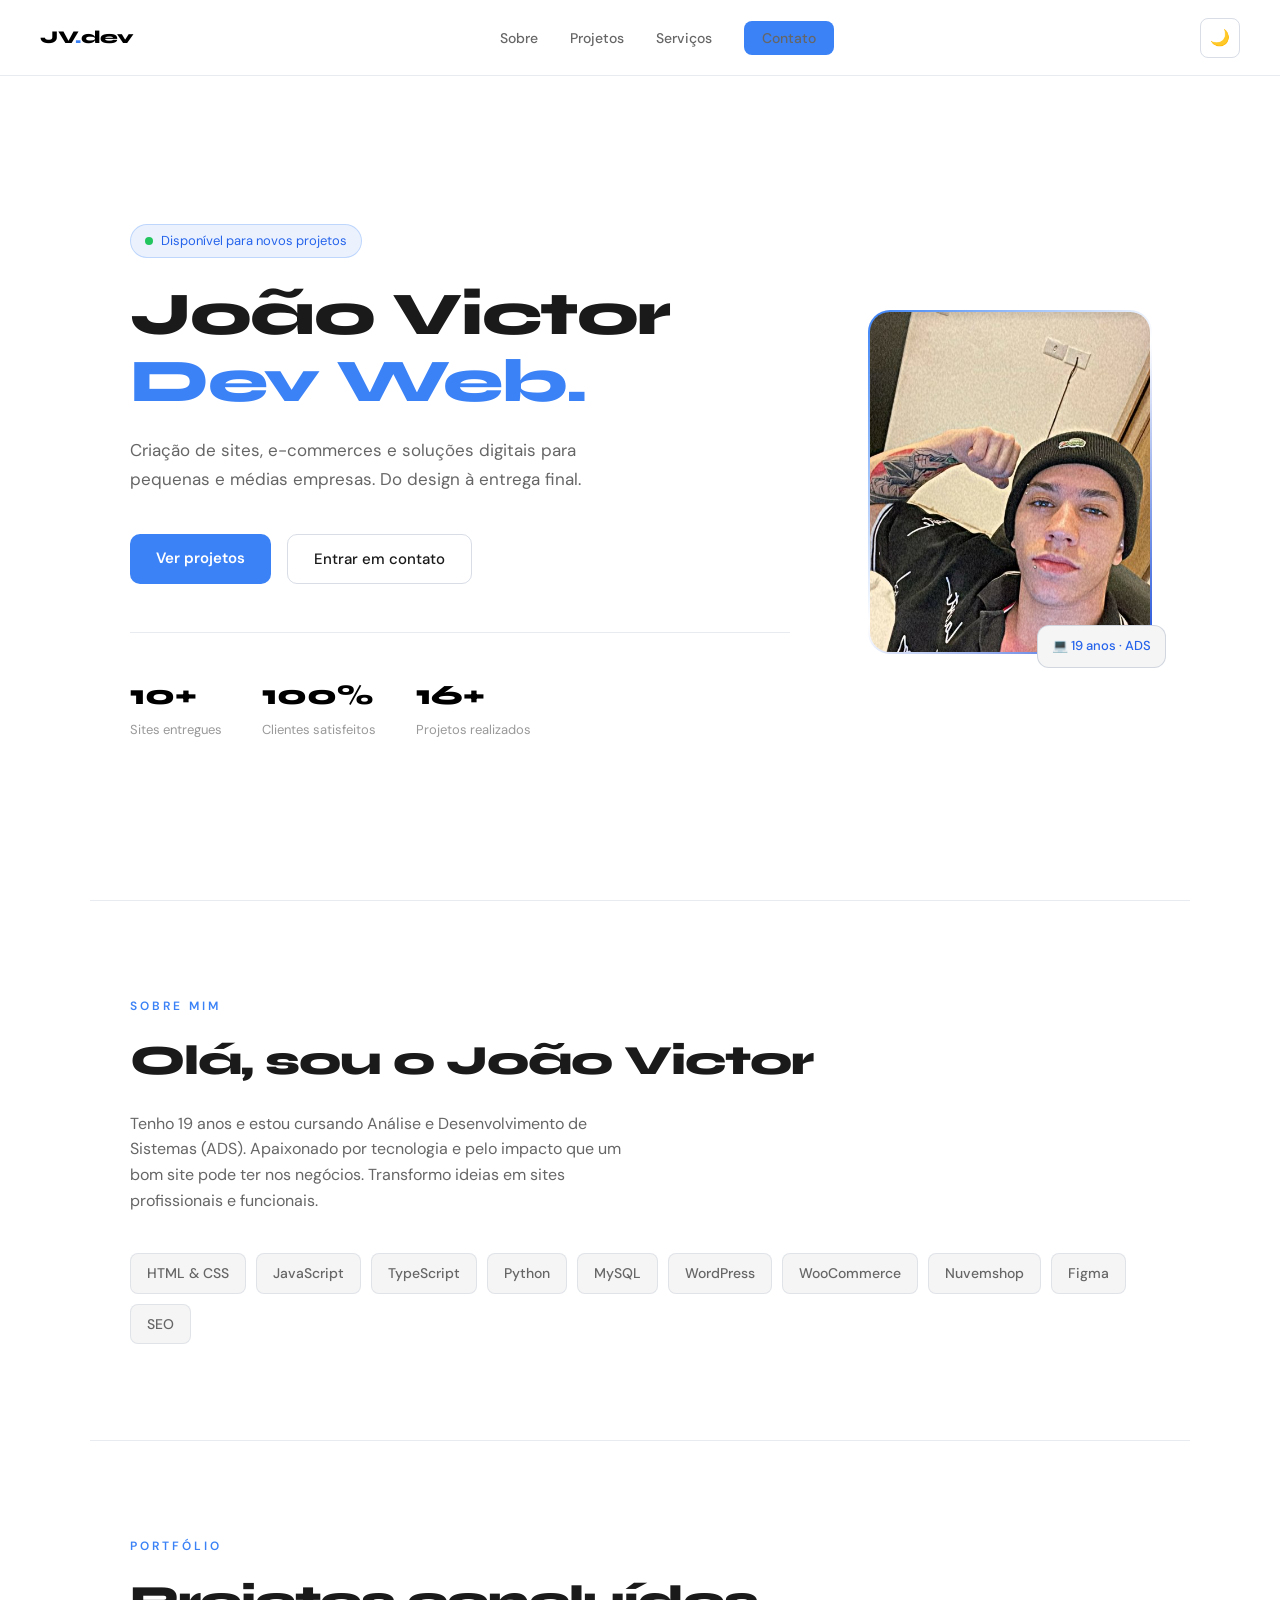
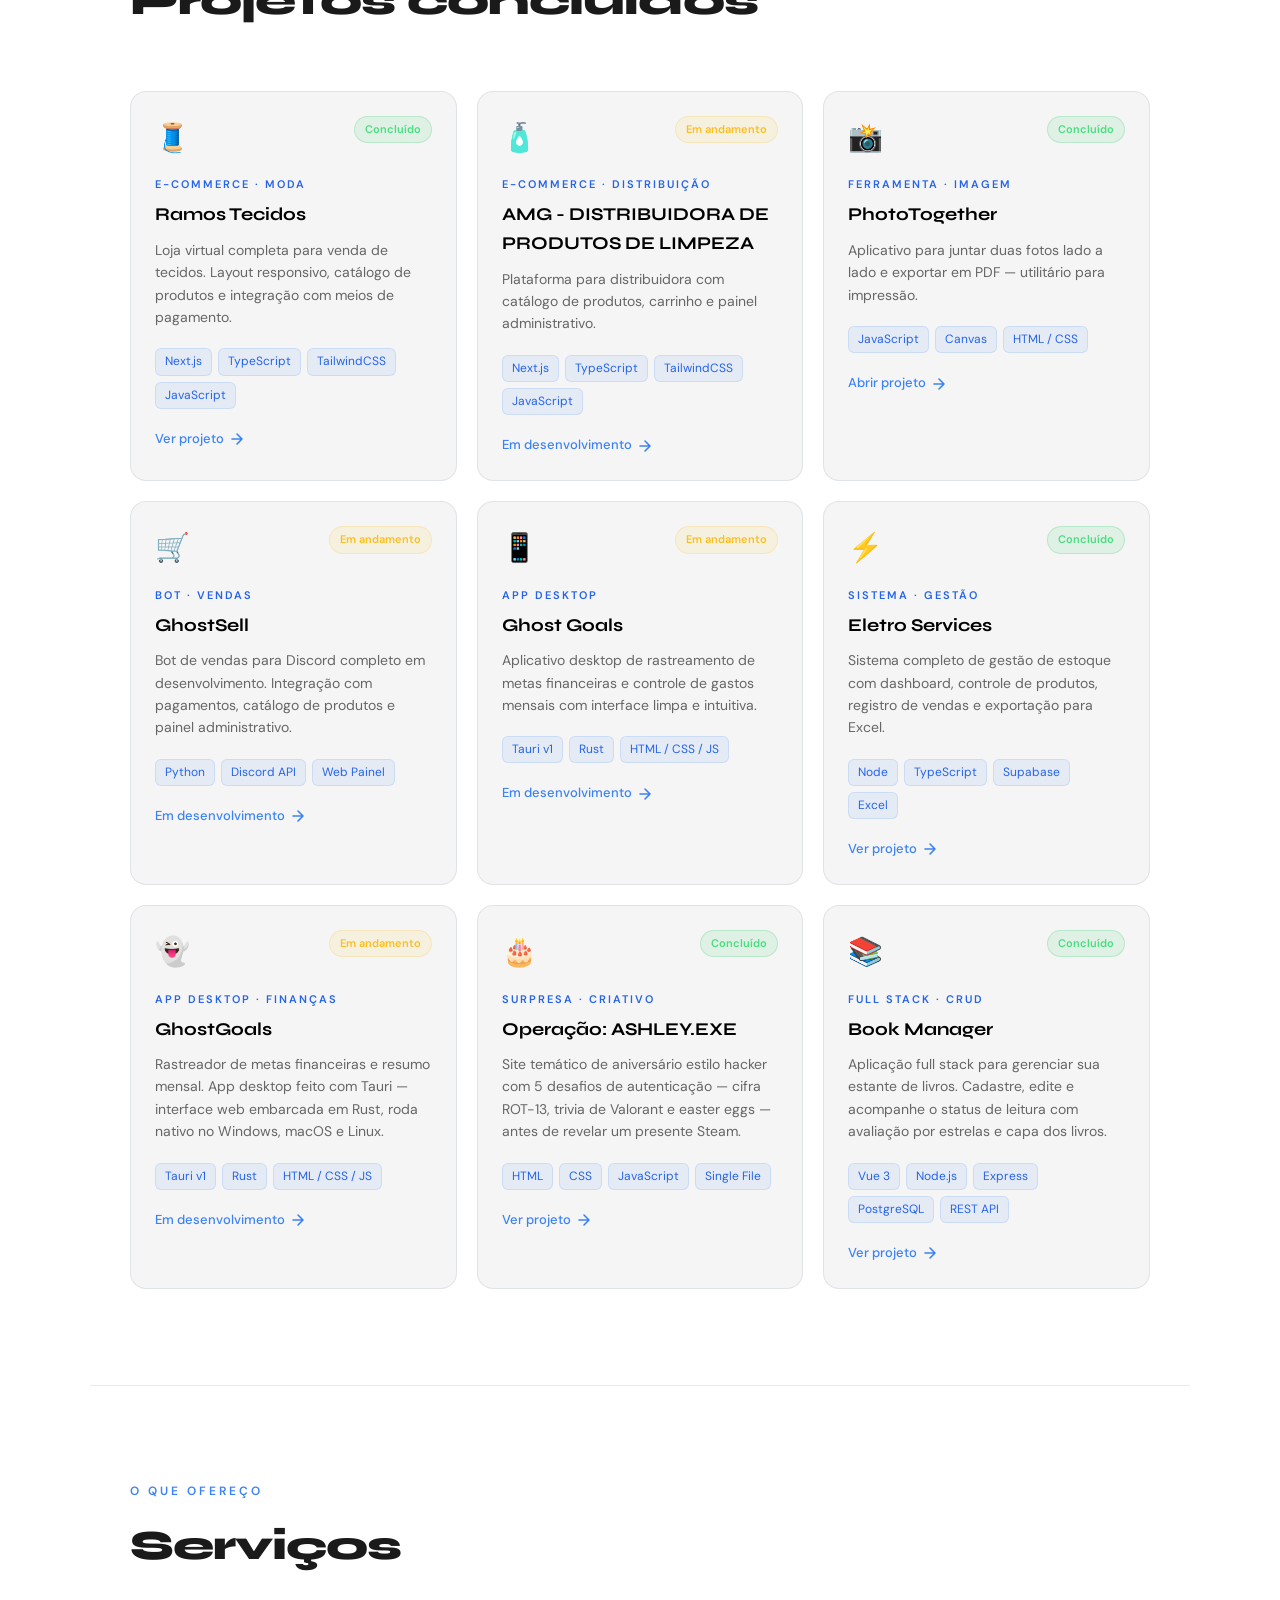
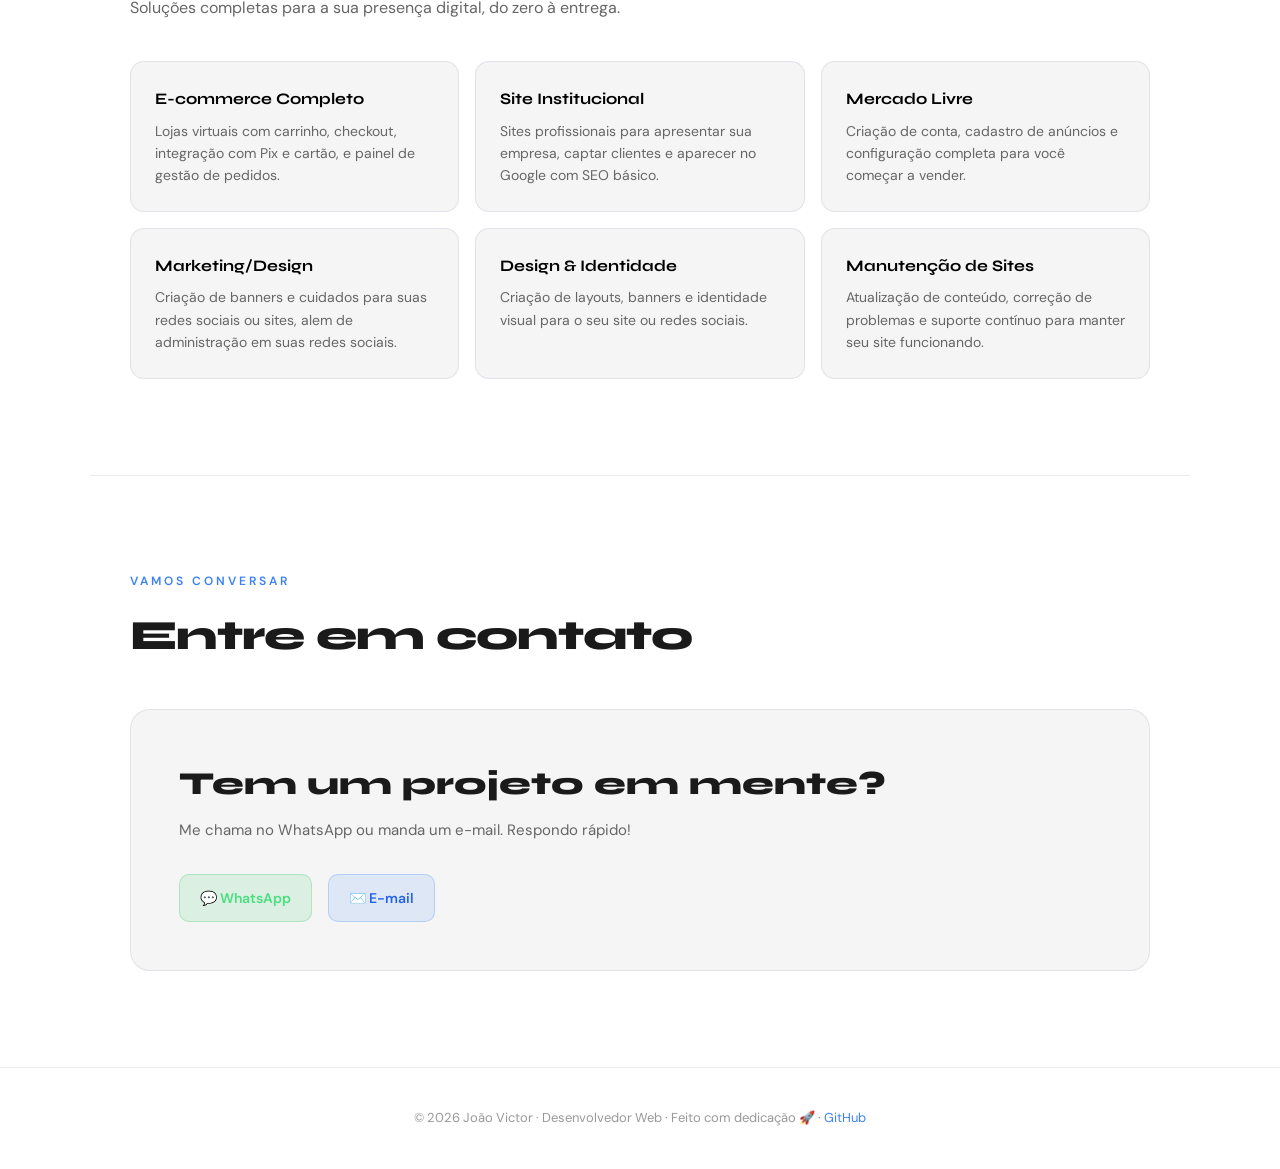
<file: index.html>
<!DOCTYPE html>
<html lang="pt-br">
<head>
<meta charset="UTF-8">
<meta name="viewport" content="width=device-width, initial-scale=1.0">
<link rel="icon" type="image/png" href="favicon.png">
<link rel="shortcut icon" href="favicon.png">
<title>João Victor — Dev Web</title>
<link rel="preconnect" href="https://fonts.googleapis.com">
<link href="https://fonts.googleapis.com/css2?family=DM+Sans:wght@300;400;500;600&family=Syne:wght@700;800&display=swap" rel="stylesheet">
<style>
  :root {
    --bg: #0d1117;
    --bg2: #161b22;
    --bg3: #1c2330;
    --border: rgba(99,120,157,0.18);
    --border2: rgba(99,120,157,0.32);
    --blue: #3b82f6;
    --blue2: #60a5fa;
    --blue3: #1d4ed8;
    --text: #e6edf3;
    --muted: #8b98a5;
    --muted2: #6e7c8a;
    --accent: #f0f6fc;
  }
  
  :root.light-mode {
    --bg: #ffffff;
    --bg2: #f5f5f5;
    --bg3: #ebebeb;
    --border: rgba(99,120,157,0.15);
    --border2: rgba(99,120,157,0.25);
    --blue: #3b82f6;
    --blue2: #2563eb;
    --blue3: #1d4ed8;
    --text: #1a1a1a;
    --muted: #666666;
    --muted2: #999999;
    --accent: #000000;
  }
  *, *::before, *::after { margin:0; padding:0; box-sizing:border-box; }
  html { scroll-behavior: smooth; transition: background-color .3s, color .3s; }
  body { background: var(--bg); color: var(--text); font-family: 'DM Sans', sans-serif; line-height: 1.6; overflow-x: hidden; transition: background-color .3s, color .3s; }

  /* SCROLLBAR */
  ::-webkit-scrollbar { width: 5px; }
  ::-webkit-scrollbar-track { background: var(--bg); transition: background-color .3s; }
  ::-webkit-scrollbar-thumb { background: var(--blue3); border-radius: 3px; transition: background-color .3s; }

  /* NAV */
  nav {
    position: fixed; top: 0; left: 0; right: 0; z-index: 100;
    display: flex; justify-content: space-between; align-items: center;
    padding: 1.1rem 2.5rem;
    background: rgba(13,17,23,0.85);
    backdrop-filter: blur(12px);
    border-bottom: 1px solid var(--border);
    transition: background-color .3s, border-color .3s;
  }
  .light-mode nav {
    background: rgba(255,255,255,0.85);
  }
  .nav-logo { font-family: 'Syne', sans-serif; font-size: 18px; font-weight: 800; color: var(--accent); letter-spacing: -0.5px; }
  .nav-logo span { color: var(--blue); }
  .nav-links { display: flex; gap: 2rem; list-style: none; }
  .nav-links a { color: var(--muted); text-decoration: none; font-size: 14px; font-weight: 500; transition: color .2s; }
  .nav-links a:hover { color: var(--accent); }
  .nav-cta { background: var(--blue); color: #fff; padding: 8px 18px; border-radius: 8px; text-decoration: none; font-size: 14px; font-weight: 500; transition: background .2s; }
  .nav-cta:hover { background: var(--blue2); color: #fff !important; }

  /* TEMA TOGGLE */
  .theme-toggle {
    background: none;
    border: 1px solid var(--border2);
    color: var(--text);
    width: 40px;
    height: 40px;
    border-radius: 8px;
    cursor: pointer;
    display: flex;
    align-items: center;
    justify-content: center;
    font-size: 16px;
    transition: all .2s;
  }
  .theme-toggle:hover {
    border-color: var(--blue);
    color: var(--blue2);
  }

  /* HERO */
  .hero {
    min-height: 100vh;
    display: flex; align-items: center;
    padding: 8rem 2.5rem 4rem;
    max-width: 1100px; margin: 0 auto;
    gap: 5rem;
  }
  .hero-text { flex: 1; }
  .hero-badge {
    display: inline-flex; align-items: center; gap: 8px;
    background: rgba(59,130,246,0.1); border: 1px solid rgba(59,130,246,0.25);
    padding: 6px 14px; border-radius: 100px; font-size: 13px; color: var(--blue2);
    margin-bottom: 1.5rem;
  }
  .hero-badge::before { content: ''; width: 8px; height: 8px; background: #22c55e; border-radius: 50%; animation: pulse 2s infinite; }
  @keyframes pulse { 0%,100%{opacity:1} 50%{opacity:.4} }
  h1 { font-family: 'Syne', sans-serif; font-size: clamp(2.4rem,5vw,3.8rem); font-weight: 800; line-height: 1.1; letter-spacing: -1.5px; margin-bottom: 1.25rem; }
  h1 .blue { color: var(--blue); }
  .hero-desc { color: var(--muted); font-size: 17px; max-width: 480px; margin-bottom: 2.5rem; line-height: 1.7; }
  .hero-btns { display: flex; gap: 1rem; flex-wrap: wrap; }
  .btn-primary { background: var(--blue); color: #fff; padding: 12px 26px; border-radius: 10px; text-decoration: none; font-weight: 600; font-size: 15px; transition: all .2s; }
  .btn-primary:hover { background: var(--blue2); transform: translateY(-1px); }
  .btn-outline { border: 1px solid var(--border2); color: var(--text); padding: 12px 26px; border-radius: 10px; text-decoration: none; font-weight: 500; font-size: 15px; transition: all .2s; }
  .btn-outline:hover { border-color: var(--blue); color: var(--blue2); }
  .hero-stats { display: flex; gap: 2.5rem; margin-top: 3rem; padding-top: 2.5rem; border-top: 1px solid var(--border); }
  .stat-num { font-family: 'Syne', sans-serif; font-size: 28px; font-weight: 800; color: var(--accent); }
  .stat-label { font-size: 13px; color: var(--muted2); margin-top: 2px; }

  /* FOTO */
  .hero-photo { flex-shrink: 0; }
  .photo-wrap {
    position: relative; width: 280px; height: 340px;
  }
  .photo-wrap::before {
    content: '';
    position: absolute; inset: -2px;
    background: linear-gradient(135deg, var(--blue), transparent, var(--blue3));
    border-radius: 22px; z-index: 0;
  }
  .photo-wrap img {
    position: relative; z-index: 1;
    width: 100%; height: 100%;
    object-fit: cover; object-position: center top;
    border-radius: 20px;
    display: block;
  }
  .photo-tag {
    position: absolute; bottom: -16px; right: -16px; z-index: 2;
    background: var(--bg2); border: 1px solid var(--border2);
    padding: 10px 14px; border-radius: 12px;
    font-size: 13px; font-weight: 500; color: var(--blue2);
    display: flex; align-items: center; gap: 6px;
  }

  /* SECTIONS */
  section { padding: 6rem 2.5rem; max-width: 1100px; margin: 0 auto; }
  .section-label { font-size: 12px; font-weight: 600; letter-spacing: 3px; text-transform: uppercase; color: var(--blue); margin-bottom: .75rem; }
  .section-title { font-family: 'Syne', sans-serif; font-size: clamp(1.8rem,3.5vw,2.6rem); font-weight: 800; letter-spacing: -1px; margin-bottom: 1rem; }
  .section-sub { color: var(--muted); font-size: 16px; max-width: 520px; }

  /* SKILLS */
  .skills-grid { display: flex; flex-wrap: wrap; gap: 10px; margin-top: 2.5rem; }
  .skill-tag {
    background: var(--bg2); border: 1px solid var(--border);
    padding: 8px 16px; border-radius: 8px; font-size: 14px; color: var(--muted);
    font-weight: 500; transition: all .2s;
  }
  .skill-tag:hover { border-color: var(--blue); color: var(--blue2); }

  /* PROJETOS */
  .projects-header { display: flex; justify-content: space-between; align-items: flex-end; flex-wrap: wrap; gap: 1rem; margin-bottom: 2.5rem; }
  .projects-grid { display: grid; grid-template-columns: repeat(auto-fill, minmax(320px,1fr)); gap: 1.25rem; }
  .project-card {
    background: var(--bg2); border: 1px solid var(--border);
    border-radius: 16px; padding: 1.5rem;
    transition: all .25s; text-decoration: none; display: block;
    position: relative; overflow: hidden;
  }
  .project-card::before {
    content: '';
    position: absolute; top: 0; left: 0; right: 0; height: 2px;
    background: var(--blue); transform: scaleX(0); transform-origin: left;
    transition: transform .3s;
  }
  .project-card:hover { border-color: var(--border2); transform: translateY(-3px); }
  .project-card:hover::before { transform: scaleX(1); }
  .card-top { display: flex; justify-content: space-between; align-items: flex-start; margin-bottom: 1rem; }
  .card-icon { font-size: 28px; }
  .card-status { font-size: 11px; font-weight: 600; padding: 4px 10px; border-radius: 100px; }
  .status-done { background: rgba(34,197,94,.1); color: #4ade80; border: 1px solid rgba(34,197,94,.2); }
  .status-wip { background: rgba(251,191,36,.1); color: #fbbf24; border: 1px solid rgba(251,191,36,.2); }
  .card-cat { font-size: 11px; font-weight: 600; letter-spacing: 2px; text-transform: uppercase; color: var(--blue2); margin-bottom: .4rem; }
  .card-title { font-family: 'Syne', sans-serif; font-size: 18px; font-weight: 700; color: var(--accent); margin-bottom: .6rem; }
  .card-desc { font-size: 14px; color: var(--muted); line-height: 1.6; margin-bottom: 1.25rem; }
  .card-tags { display: flex; flex-wrap: wrap; gap: 6px; margin-bottom: 1.25rem; }
  .card-tag { background: rgba(59,130,246,.08); border: 1px solid rgba(59,130,246,.15); color: var(--blue2); font-size: 12px; padding: 3px 9px; border-radius: 6px; }
  .card-link { display: flex; align-items: center; gap: 6px; font-size: 13px; color: var(--blue); font-weight: 500; text-decoration: none; }
  .card-link svg { transition: transform .2s; }
  .project-card:hover .card-link svg { transform: translateX(3px); }

  /* SERVIÇOS */
  .services-grid { display: grid; grid-template-columns: repeat(auto-fill, minmax(280px,1fr)); gap: 1rem; margin-top: 2.5rem; }
  .service-card { background: var(--bg2); border: 1px solid var(--border); border-radius: 14px; padding: 1.5rem; transition: border-color .2s; }
  .service-card:hover { border-color: var(--border2); }
  .service-icon { font-size: 26px; margin-bottom: .9rem; }
  .service-title { font-family: 'Syne', sans-serif; font-size: 16px; font-weight: 700; color: var(--accent); margin-bottom: .5rem; }
  .service-desc { font-size: 14px; color: var(--muted); line-height: 1.6; }

  /* CONTATO */
  .contact-wrap { background: var(--bg2); border: 1px solid var(--border); border-radius: 20px; padding: 3rem; margin-top: 2.5rem; display: flex; justify-content: space-between; align-items: center; flex-wrap: wrap; gap: 2rem; }
  .contact-title { font-family: 'Syne', sans-serif; font-size: clamp(1.4rem,3vw,2rem); font-weight: 800; margin-bottom: .5rem; }
  .contact-sub { color: var(--muted); font-size: 15px; }
  .contact-links { display: flex; gap: 1rem; flex-wrap: wrap; }
  .contact-btn { display: flex; align-items: center; gap: 8px; padding: 12px 20px; border-radius: 10px; text-decoration: none; font-weight: 600; font-size: 14px; transition: all .2s; }
  .contact-btn.whatsapp { background: rgba(34,197,94,.12); border: 1px solid rgba(34,197,94,.25); color: #4ade80; }
  .contact-btn.whatsapp:hover { background: rgba(34,197,94,.2); }
  .contact-btn.email { background: rgba(59,130,246,.12); border: 1px solid rgba(59,130,246,.25); color: var(--blue2); }
  .contact-btn.email:hover { background: rgba(59,130,246,.2); }

  /* FOOTER */
  footer { text-align: center; padding: 2.5rem; border-top: 1px solid var(--border); color: var(--muted2); font-size: 13px; }
  footer a { color: var(--blue); text-decoration: none; }

  /* DIVIDER */
  .divider { border: none; border-top: 1px solid var(--border); max-width: 1100px; margin: 0 auto; }

  /* RESPONSIVO */
  @media (max-width: 768px) {
    nav { padding: 1rem 1.25rem; }
    .nav-links { display: none; }
    .hero { flex-direction: column-reverse; padding: 7rem 1.25rem 3rem; gap: 2.5rem; }
    .hero-photo { width: 100%; display: flex; justify-content: center; }
    .photo-wrap { width: 220px; height: 270px; }
    section { padding: 4rem 1.25rem; }
    .contact-wrap { padding: 2rem; }
    .hero-stats { gap: 1.5rem; }
  }

  /* ANIMAÇÕES DE ENTRADA */
  .fade-in { opacity: 0; transform: translateY(20px); transition: opacity .6s ease, transform .6s ease; }
  .fade-in.visible { opacity: 1; transform: translateY(0); }
</style>
</head>
<body>

<!-- NAV -->
<nav>
  <div class="nav-logo">JV<span>.</span>dev</div>
  <ul class="nav-links">
    <li><a href="#sobre">Sobre</a></li>
    <li><a href="#projetos">Projetos</a></li>
    <li><a href="#servicos">Serviços</a></li>
    <li><a href="#contato" class="nav-cta">Contato</a></li>
  </ul>
  <button class="theme-toggle" id="themeToggle" title="Alternar tema">🌙</button>
</nav>

<!-- HERO -->
<div class="hero" id="hero">
  <div class="hero-text fade-in">
    <div class="hero-badge">Disponível para novos projetos</div>
    <h1>João Victor<br><span class="blue">Dev Web.</span></h1>
    <p class="hero-desc">Criação de sites, e-commerces e soluções digitais para pequenas e médias empresas. Do design à entrega final.</p>
    <div class="hero-btns">
      <a href="#projetos" class="btn-primary">Ver projetos</a>
      <a href="#contato" class="btn-outline">Entrar em contato</a>
    </div>
    <div class="hero-stats">
      <div><div class="stat-num">10+</div><div class="stat-label">Sites entregues</div></div>
      <div><div class="stat-num">100%</div><div class="stat-label">Clientes satisfeitos</div></div>
      <div><div class="stat-num">16+</div><div class="stat-label">Projetos realizados</div></div>
    </div>
  </div>
  <div class="hero-photo fade-in" style="transition-delay:.15s">
    <div class="photo-wrap">
      <img src="[data-uri]" alt="João Victor" />
      <div class="photo-tag">💻 19 anos · ADS</div>
    </div>
  </div>
</div>

<hr class="divider">

<!-- SOBRE -->
<section id="sobre">
  <div class="fade-in">
    <div class="section-label">Sobre mim</div>
    <div class="section-title">Olá, sou o João Victor</div>
    <p class="section-sub">Tenho 19 anos e estou cursando Análise e Desenvolvimento de Sistemas (ADS). Apaixonado por tecnologia e pelo impacto que um bom site pode ter nos negócios. Transformo ideias em sites profissionais e funcionais.</p>
  </div>
  <div class="skills-grid fade-in" style="transition-delay:.1s">
    <span class="skill-tag">HTML & CSS</span>
    <span class="skill-tag">JavaScript</span>
    <span class="skill-tag">TypeScript</span>
    <span class="skill-tag">Python</span>
    <span class="skill-tag">MySQL</span>
    <span class="skill-tag">WordPress</span>
    <span class="skill-tag">WooCommerce</span>
    <span class="skill-tag">Nuvemshop</span>
    <span class="skill-tag">Figma</span>
    <span class="skill-tag">SEO</span>
  </div>
</section>

<hr class="divider">

<!-- PROJETOS -->
<!-- =====================================================
  PARA ADICIONAR UM NOVO PROJETO:
  1. Copie um bloco <a class="project-card"> ... </a>
  2. Cole dentro de <div class="projects-grid">
  3. Edite: card-cat, card-title, card-desc, card-tags e card-link
  4. Status: use "status-done" (Concluído) ou "status-wip" (Em andamento)
  ===================================================== -->
<section id="projetos">
  <div class="projects-header">
    <div class="fade-in">
      <div class="section-label">Portfólio</div>
      <div class="section-title">Projetos concluídos</div>
    </div>
  </div>

  <div class="projects-grid">

    <!-- PROJETO 1 -->
    <a class="project-card fade-in" href="https://ramostecidos.com.br" target="_blank" rel="noopener">
      <div class="card-top">
        <div class="card-icon">🧵</div>
        <span class="card-status status-done">Concluído</span>
      </div>
      <div class="card-cat">E-commerce · Moda</div>
      <div class="card-title">Ramos Tecidos</div>
      <p class="card-desc">Loja virtual completa para venda de tecidos. Layout responsivo, catálogo de produtos e integração com meios de pagamento.</p>
      <div class="card-tags">
        <span class="card-tag">Next.js</span>
        <span class="card-tag">TypeScript</span>
        <span class="card-tag">TailwindCSS</span>
        <span class="card-tag">JavaScript</span>
      </div>
      <span class="card-link">Ver projeto <svg width="14" height="14" viewBox="0 0 14 14" fill="none"><path d="M2 7h10M7 2l5 5-5 5" stroke="currentColor" stroke-width="1.6" stroke-linecap="round" stroke-linejoin="round"/></svg></span>
    </a>

    <!-- PROJETO AMG -->
    <a class="project-card fade-in" href="https://amg-store-ruby.vercel.app" style="transition-delay:.04s" target="_blank" rel="noopener">
      <div class="card-top">
        <div class="card-icon">🧴</div>
        <span class="card-status status-wip">Em andamento</span>
      </div>
      <div class="card-cat">E-commerce · Distribuição</div>
      <div class="card-title">AMG - DISTRIBUIDORA DE PRODUTOS DE LIMPEZA</div>
      <p class="card-desc">Plataforma para distribuidora com catálogo de produtos, carrinho e painel administrativo.</p>
      <div class="card-tags">
        <span class="card-tag">Next.js</span>
        <span class="card-tag">TypeScript</span>
        <span class="card-tag">TailwindCSS</span>
        <span class="card-tag">JavaScript</span>
      </div>
      <span class="card-link">Em desenvolvimento <svg width="14" height="14" viewBox="0 0 14 14" fill="none"><path d="M2 7h10M7 2l5 5-5 5" stroke="currentColor" stroke-width="1.6" stroke-linecap="round" stroke-linejoin="round"/></svg></span>
    </a>

    <!-- PROJETO PHOTOTOGETHER -->
    <a class="project-card fade-in" href="phototogether/index.html" target="_blank" rel="noopener" style="transition-delay:.04s">
      <div class="card-top">
        <div class="card-icon">📸</div>
        <span class="card-status status-done">Concluído</span>
      </div>
      <div class="card-cat">Ferramenta · Imagem</div>
      <div class="card-title">PhotoTogether</div>
      <p class="card-desc">Aplicativo para juntar duas fotos lado a lado e exportar em PDF — utilitário para impressão.</p>
      <div class="card-tags">
        <span class="card-tag">JavaScript</span>
        <span class="card-tag">Canvas</span>
        <span class="card-tag">HTML / CSS</span>
      </div>
      <span class="card-link">Abrir projeto <svg width="14" height="14" viewBox="0 0 14 14" fill="none"><path d="M2 7h10M7 2l5 5-5 5" stroke="currentColor" stroke-width="1.6" stroke-linecap="round" stroke-linejoin="round"/></svg></span>
    </a>

    <!-- PROJETO 2 -->
    <a class="project-card fade-in" href="#contato" style="transition-delay:.08s">
      <div class="card-top">
        <div class="card-icon">🛒</div>
        <span class="card-status status-wip">Em andamento</span>
      </div>
      <div class="card-cat">Bot · Vendas</div>
      <div class="card-title">GhostSell</div>
      <p class="card-desc">Bot de vendas para Discord completo em desenvolvimento. Integração com pagamentos, catálogo de produtos e painel administrativo.</p>
      <div class="card-tags">
        <span class="card-tag">Python</span>
        <span class="card-tag">Discord API</span>
        <span class="card-tag">Web Painel</span>
      </div>
      <span class="card-link">Em desenvolvimento <svg width="14" height="14" viewBox="0 0 14 14" fill="none"><path d="M2 7h10M7 2l5 5-5 5" stroke="currentColor" stroke-width="1.6" stroke-linecap="round" stroke-linejoin="round"/></svg></span>
    </a>

    <!-- PROJETO 3 -->
    <a class="project-card fade-in" href="#contato" style="transition-delay:.16s">
      <div class="card-top">
        <div class="card-icon">📱</div>
        <span class="card-status status-wip">Em andamento</span>
      </div>
      <div class="card-cat">App Desktop</div>
      <div class="card-title">Ghost Goals</div>
      <p class="card-desc">Aplicativo desktop de rastreamento de metas financeiras e controle de gastos mensais com interface limpa e intuitiva.</p>
      <div class="card-tags">
        <span class="card-tag">Tauri v1</span>
        <span class="card-tag">Rust</span>
        <span class="card-tag">HTML / CSS / JS</span>
      </div>
      <span class="card-link">Em desenvolvimento <svg width="14" height="14" viewBox="0 0 14 14" fill="none"><path d="M2 7h10M7 2l5 5-5 5" stroke="currentColor" stroke-width="1.6" stroke-linecap="round" stroke-linejoin="round"/></svg></span>
    </a>


    <!-- PROJETO 4 — Eletro Services -->
    <a class="project-card fade-in" href="https://eletro-local.vercel.app/" target="_blank" rel="noopener" style="transition-delay:.24s">
      <div class="card-top">
        <div class="card-icon">⚡</div>
        <span class="card-status status-done">Concluído</span>
      </div>
      <div class="card-cat">Sistema · Gestão</div>
      <div class="card-title">Eletro Services</div>
      <p class="card-desc">Sistema completo de gestão de estoque com dashboard, controle de produtos, registro de vendas e exportação para Excel.</p>
      <div class="card-tags">
        <span class="card-tag">Node</span>
        <span class="card-tag">TypeScript</span>
        <span class="card-tag">Supabase</span>
        <span class="card-tag">Excel</span>
      </div>
      <span class="card-link">Ver projeto <svg width="14" height="14" viewBox="0 0 14 14" fill="none"><path d="M2 7h10M7 2l5 5-5 5" stroke="currentColor" stroke-width="1.6" stroke-linecap="round" stroke-linejoin="round"/></svg></span>
    </a>

    <!-- PROJETO 5 — GhostGoals -->
    <a class="project-card fade-in" href="#contato" style="transition-delay:.32s">
      <div class="card-top">
        <div class="card-icon">👻</div>
        <span class="card-status status-wip">Em andamento</span>
      </div>
      <div class="card-cat">App Desktop · Finanças</div>
      <div class="card-title">GhostGoals</div>
      <p class="card-desc">Rastreador de metas financeiras e resumo mensal. App desktop feito com Tauri — interface web embarcada em Rust, roda nativo no Windows, macOS e Linux.</p>
      <div class="card-tags">
        <span class="card-tag">Tauri v1</span>
        <span class="card-tag">Rust</span>
        <span class="card-tag">HTML / CSS / JS</span>
      </div>
      <span class="card-link">Em desenvolvimento <svg width="14" height="14" viewBox="0 0 14 14" fill="none"><path d="M2 7h10M7 2l5 5-5 5" stroke="currentColor" stroke-width="1.6" stroke-linecap="round" stroke-linejoin="round"/></svg></span>
    </a>

    <!-- PROJETO 6 — Ashley Birthday Hack -->
    <a class="project-card fade-in" href="https://weareghost.sbs/ashley" target="_blank" rel="noopener" style="transition-delay:.4s">
      <div class="card-top">
        <div class="card-icon">🎂</div>
        <span class="card-status status-done">Concluído</span>
      </div>
      <div class="card-cat">Surpresa · Criativo</div>
      <div class="card-title">Operação: ASHLEY.EXE</div>
      <p class="card-desc">Site temático de aniversário estilo hacker com 5 desafios de autenticação — cifra ROT-13, trivia de Valorant e easter eggs — antes de revelar um presente Steam.</p>
      <div class="card-tags">
        <span class="card-tag">HTML</span>
        <span class="card-tag">CSS</span>
        <span class="card-tag">JavaScript</span>
        <span class="card-tag">Single File</span>
      </div>
      <span class="card-link">Ver projeto <svg width="14" height="14" viewBox="0 0 14 14" fill="none"><path d="M2 7h10M7 2l5 5-5 5" stroke="currentColor" stroke-width="1.6" stroke-linecap="round" stroke-linejoin="round"/></svg></span>
    </a>

    <!-- PROJETO — Book Manager -->
<a class="project-card fade-in" href="https://book-manager-ten-gamma.vercel.app" target="_blank" rel="noopener" style="transition-delay:.48s">
  <div class="card-top">
    <div class="card-icon">📚</div>
    <span class="card-status status-done">Concluído</span>
  </div>
  <div class="card-cat">Full Stack · CRUD</div>
  <div class="card-title">Book Manager</div>
  <p class="card-desc">Aplicação full stack para gerenciar sua estante de livros. Cadastre, edite e acompanhe o status de leitura com avaliação por estrelas e capa dos livros.</p>
  <div class="card-tags">
    <span class="card-tag">Vue 3</span>
    <span class="card-tag">Node.js</span>
    <span class="card-tag">Express</span>
    <span class="card-tag">PostgreSQL</span>
    <span class="card-tag">REST API</span>
  </div>
  <span class="card-link">Ver projeto <svg width="14" height="14" viewBox="0 0 14 14" fill="none"><path d="M2 7h10M7 2l5 5-5 5" stroke="currentColor" stroke-width="1.6" stroke-linecap="round" stroke-linejoin="round"/></svg></span>
</a>

    <!-- ADICIONE NOVOS PROJETOS AQUI -->

  </div>
</section>

<hr class="divider">

<!-- SERVIÇOS -->
<section id="servicos">
  <div class="fade-in">
    <div class="section-label">O que ofereço</div>
    <div class="section-title">Serviços</div>
    <p class="section-sub">Soluções completas para a sua presença digital, do zero à entrega.</p>
  </div>
  <div class="services-grid">
    <div class="service-card fade-in">
   
      <div class="service-title">E-commerce Completo</div>
      <p class="service-desc">Lojas virtuais com carrinho, checkout, integração com Pix e cartão, e painel de gestão de pedidos.</p>
    </div>
    <div class="service-card fade-in" style="transition-delay:.05s">
      
      <div class="service-title">Site Institucional</div>
      <p class="service-desc">Sites profissionais para apresentar sua empresa, captar clientes e aparecer no Google com SEO básico.</p>
    </div>
    <div class="service-card fade-in" style="transition-delay:.1s">
      
      <div class="service-title">Mercado Livre</div>
      <p class="service-desc">Criação de conta, cadastro de anúncios e configuração completa para você começar a vender.</p>
    </div>
    <div class="service-card fade-in" style="transition-delay:.15s">
      
      <div class="service-title">Marketing/Design</div>
      <p class="service-desc">Criação de banners e cuidados para suas redes sociais ou sites, alem de administração em suas redes sociais.</p>
    </div>
    <div class="service-card fade-in" style="transition-delay:.2s">
      
      <div class="service-title">Design & Identidade</div>
      <p class="service-desc">Criação de layouts, banners e identidade visual para o seu site ou redes sociais.</p>
    </div>
    <div class="service-card fade-in" style="transition-delay:.25s">
      
      <div class="service-title">Manutenção de Sites</div>
      <p class="service-desc">Atualização de conteúdo, correção de problemas e suporte contínuo para manter seu site funcionando.</p>
    </div>
  </div>
</section>

<hr class="divider">

<!-- CONTATO -->
<section id="contato">
  <div class="fade-in">
    <div class="section-label">Vamos conversar</div>
    <div class="section-title">Entre em contato</div>
  </div>
  <div class="contact-wrap fade-in" style="transition-delay:.1s">
    <div>
      <div class="contact-title">Tem um projeto em mente?</div>
      <p class="contact-sub">Me chama no WhatsApp ou manda um e-mail. Respondo rápido!</p>
    </div>
    <div class="contact-links">
      <a href="https://wa.me/5511970544745" target="_blank" class="contact-btn whatsapp">
        💬 WhatsApp
      </a>
      <a href="mailto:ghsinfor7@gmail.com" class="contact-btn email">
        ✉️ E-mail
      </a>
    </div>
  </div>
</section>

<footer>
  © 2026 João Victor · Desenvolvedor Web · Feito com dedicação 🚀 · <a href="https://github.com/weareghosst" target="_blank">GitHub</a>
</footer>

<script>
  // Animação de scroll
  const observer = new IntersectionObserver((entries) => {
    entries.forEach(e => { if (e.isIntersecting) e.target.classList.add('visible'); });
  }, { threshold: 0.1 });
  document.querySelectorAll('.fade-in').forEach(el => observer.observe(el));

  // Tema Dark/Light Mode
  const themeToggle = document.getElementById('themeToggle');
  const htmlElement = document.documentElement;
  
  // Verifica tema salvo ou preferência do sistema
  const savedTheme = localStorage.getItem('theme');
  const prefersDark = window.matchMedia('(prefers-color-scheme: dark)').matches;
  
  if (savedTheme) {
    htmlElement.classList.toggle('light-mode', savedTheme === 'light');
    themeToggle.textContent = savedTheme === 'light' ? '🌙' : '☀️';
  } else if (!prefersDark) {
    htmlElement.classList.add('light-mode');
    themeToggle.textContent = '🌙';
  }
  
  themeToggle.addEventListener('click', () => {
    const isLight = htmlElement.classList.toggle('light-mode');
    localStorage.setItem('theme', isLight ? 'light' : 'dark');
    themeToggle.textContent = isLight ? '🌙' : '☀️';
  });
</script>
</body>
</html>
</file>
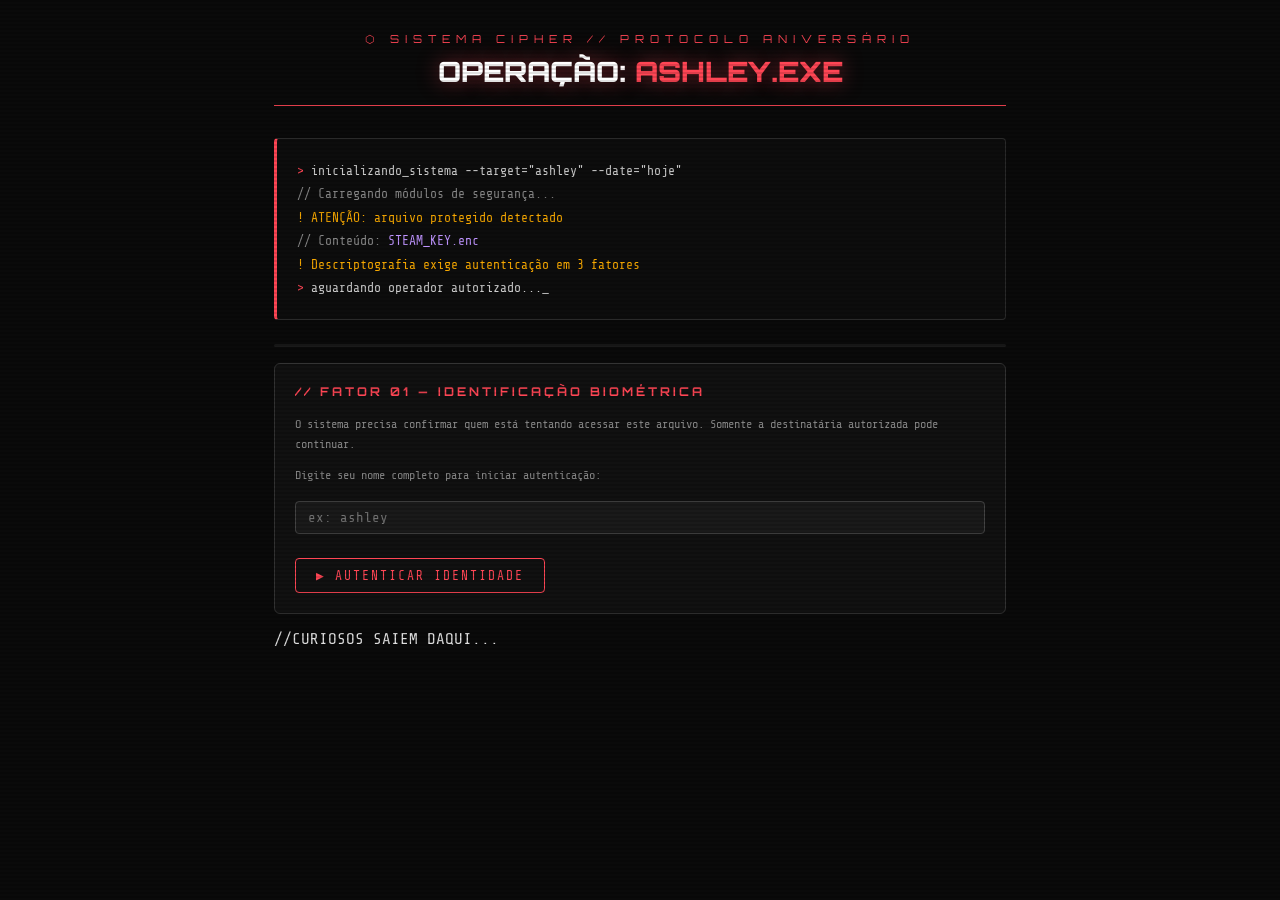
<file: ashley.html>
<!DOCTYPE html>
<html lang="pt-br">
<head>
<meta charset="UTF-8">
<meta name="viewport" content="width=device-width, initial-scale=1.0">
<link rel="icon" type="image/png" href="favicon.png">
<link rel="shortcut icon" href="favicon.png">
<title>OPERAÇÃO: ASHLEY-CARREGADA.EXE</title>
<style>
  @import url('https://fonts.googleapis.com/css2?family=Share+Tech+Mono&family=Orbitron:wght@400;700;900&display=swap');
  * { margin: 0; padding: 0; box-sizing: border-box; }
  body { background: #0a0a0a; color: #e0e0e0; font-family: 'Share Tech Mono', monospace; min-height: 100vh; overflow-x: hidden; }
  .scanlines { position: fixed; top:0;left:0;width:100%;height:100%; background: repeating-linear-gradient(0deg, transparent, transparent 2px, rgba(0,0,0,0.12) 2px, rgba(0,0,0,0.12) 4px); pointer-events:none; z-index:999; }
  .container { max-width: 780px; margin: 0 auto; padding: 2rem 1.5rem; min-height: 100vh; }
  .header { text-align:center; margin-bottom:2rem; border-bottom:1px solid #ff4655; padding-bottom:1rem; }
  .header .logo { font-family:'Orbitron',sans-serif; font-size:11px; color:#ff4655; letter-spacing:6px; text-transform:uppercase; margin-bottom:.5rem; }
  .header h1 { font-family:'Orbitron',sans-serif; font-size:clamp(18px,4vw,28px); color:#fff; font-weight:900; text-shadow:0 0 20px rgba(255,70,85,0.5); }
  .header h1 span { color:#ff4655; }
  .terminal { background:#0d0d0d; border:1px solid #2a2a2a; border-left:3px solid #ff4655; border-radius:4px; padding:1.25rem; margin-bottom:1.5rem; font-size:13px; line-height:1.8; }
  .terminal .line { display:block; }
  .terminal .prompt { color:#ff4655; }
  .terminal .cmd { color:#ccc; }
  .terminal .info { color:#888; }
  .terminal .warn { color:#f7a800; }
  .terminal .success { color:#00ff88; }
  .terminal .name { color:#bf94ff; font-weight:bold; }
  .phase { display:none; animation:fadeIn .4s ease; }
  .phase.active { display:block; }
  @keyframes fadeIn { from{opacity:0;transform:translateY(8px)} to{opacity:1;transform:translateY(0)} }
  .challenge-box { background:#111; border:1px solid #333; border-radius:6px; padding:1.25rem; margin:1rem 0; }
  .challenge-box h3 { font-family:'Orbitron',sans-serif; font-size:12px; color:#ff4655; letter-spacing:3px; margin-bottom:1rem; text-transform:uppercase; }
  .hint-text { color:#888; font-size:12px; margin:.5rem 0; line-height:1.6; }
  input[type="text"] { background:#1a1a1a; border:1px solid #444; border-radius:4px; color:#fff; font-family:'Share Tech Mono',monospace; font-size:14px; padding:8px 12px; width:100%; outline:none; margin:.5rem 0; transition:border-color .2s; }
  input[type="text"]:focus { border-color:#ff4655; }
  button { background:transparent; border:1px solid #ff4655; color:#ff4655; font-family:'Share Tech Mono',monospace; font-size:13px; padding:9px 20px; border-radius:4px; cursor:pointer; transition:all .15s; text-transform:uppercase; letter-spacing:2px; }
  button:hover { background:#ff4655; color:#fff; }
  .progress-bar { height:3px; background:#1a1a1a; border-radius:2px; margin:1rem 0; overflow:hidden; }
  .progress-fill { height:100%; background:#ff4655; border-radius:2px; transition:width .5s ease; }
  .key-reveal { background:#0a0f0a; border:2px solid #00ff88; border-radius:8px; padding:2rem; text-align:center; margin:1.5rem 0; animation:glowPulse 2s ease-in-out infinite; }
  @keyframes glowPulse { 0%,100%{box-shadow:0 0 15px rgba(0,255,136,.2)} 50%{box-shadow:0 0 30px rgba(0,255,136,.4)} }
  .steam-key { font-family:'Orbitron',sans-serif; font-size:clamp(13px,3vw,18px); color:#00ff88; letter-spacing:4px; margin:1rem 0; padding:12px; background:#0d1f0d; border:1px solid #00ff88; border-radius:4px; word-break:break-all; }
  .reveal-name { font-family:'Orbitron',sans-serif; font-size:clamp(22px,6vw,40px); color:#ff4655; font-weight:900; text-shadow:0 0 30px rgba(255,70,85,0.6); margin:1rem 0; animation:flicker 3s infinite; }
  @keyframes flicker { 0%,95%,100%{opacity:1} 96%{opacity:.8} 97%{opacity:1} 98%{opacity:.9} }
  .error-msg { color:#ff4655; font-size:12px; margin-top:6px; display:none; }
  .status-bar { display:flex; justify-content:space-between; align-items:center; border-top:1px solid #1e1e1e; padding-top:1rem; margin-top:1rem; font-size:11px; color:#555; flex-wrap:wrap; gap:8px; }
  .blink { animation:blink 1s step-end infinite; }
  @keyframes blink { 0%,100%{opacity:1} 50%{opacity:0} }
  canvas.confetti-canvas { position:fixed; top:0;left:0;width:100%;height:100%; pointer-events:none; z-index:1000; }

  /* FOTO */
  .photo-frame { text-align:center; margin:2rem 0 1.5rem; }
  .photo-frame img { width:200px; height:200px; object-fit:cover; object-position:center top; border-radius:50%; border:3px solid #ff4655; box-shadow:0 0 25px rgba(255,70,85,.4), 0 0 60px rgba(255,70,85,.15); filter:saturate(0.9) contrast(1.05); }
  .photo-label { font-family:'Orbitron',sans-serif; font-size:10px; color:#ff4655; letter-spacing:4px; margin-top:.75rem; text-transform:uppercase; }

  /* CRÉDITOS */
  .credits { margin-top:2.5rem; border-top:1px solid #1a1a1a; padding-top:1.5rem; text-align:center; }
  .credits p { color:#444; font-size:11px; line-height:2; }
  .credits .ghost { color:#bf94ff; font-family:'Orbitron',sans-serif; font-size:12px; letter-spacing:2px; }
  .credits a { color:#ff4655; text-decoration:none; }
  .credits a:hover { text-decoration:underline; }
  .credits .carry { color:#f7a800; font-size:10px; }
</style>
</head>
<body>
<div class="scanlines"></div>
<canvas class="confetti-canvas" id="confettiCanvas"></canvas>

<div class="container">
  <div class="header">
    <div class="logo">⬡ Sistema CIPHER // Protocolo Aniversário</div>
    <h1>OPERAÇÃO: <span>ASHLEY.EXE</span></h1>
  </div>

  <div class="terminal" id="boot-log">
    <span class="line"><span class="prompt">&gt; </span><span class="cmd">inicializando_sistema --target="ashley" --date="hoje"</span></span>
    <span class="line"><span class="info">// Carregando módulos de segurança...</span></span>
    <span class="line"><span class="warn">! ATENÇÃO: arquivo protegido detectado</span></span>
    <span class="line"><span class="info">// Conteúdo: <span style="color:#bf94ff;">STEAM_KEY.enc</span></span></span>
    <span class="line"><span class="warn">! Descriptografia exige autenticação em 3 fatores</span></span>
    <span class="line"><span class="prompt">&gt; </span><span class="cmd">aguardando operador autorizado...<span class="blink">_</span></span></span>
  </div>

  <div class="progress-bar"><div class="progress-fill" id="progress" style="width:0%"></div></div>

  <!-- FASE 1 -->
  <div class="phase active" id="phase-1">
    <div class="challenge-box">
      <h3>// Fator 01 — Identificação Biométrica</h3>
      <p class="hint-text">O sistema precisa confirmar quem está tentando acessar este arquivo. Somente a destinatária autorizada pode continuar.</p>
      <p class="hint-text" style="margin-top:.75rem;">Digite seu nome completo para iniciar autenticação:</p>
      <input type="text" id="name-input" placeholder="ex: ashley" autocomplete="off" />
      <div class="error-msg" id="name-error">⚠ ACESSO NEGADO — identidade não reconhecida. Tente novamente.</div>
      <div style="margin-top:1rem;"><button onclick="checkName()">▶ Autenticar Identidade</button></div>
    </div>
  </div>

  <!-- FASE 2 -->
  <div class="phase" id="phase-2">
    <div class="terminal">
      <span class="line"><span class="success">✓ Identidade confirmada: <span class="name">ASHLEY</span></span></span>
      <span class="line"><span class="info">// Iniciando fator 02 — verificação de conhecimento...</span></span>
    </div>
    <div class="challenge-box">
      <h3>// Fator 02 — Teste de Conhecimento</h3>
      <p class="hint-text">O sistema precisa verificar que você é a Ashley de verdade. Responda:</p>
      <p style="color:#ccc;margin:1rem 0;font-size:14px;line-height:1.7;">Qual agente do Valorant tem a habilidade chamada <span style="color:#ff4655;">"Paranoia"</span>?</p>
      <div style="display:grid;grid-template-columns:1fr 1fr;gap:8px;margin-top:1rem;">
        <button onclick="checkQuiz('omen')">Omen</button>
        <button onclick="checkQuiz('reyna')">Reyna</button>
        <button onclick="checkQuiz('jett')">Jett</button>
        <button onclick="checkQuiz('cypher')">Cypher</button>
      </div>
      <div class="error-msg" id="quiz-error">⚠ Resposta incorreta. Tente de novo, agente.</div>
    </div>
  </div>

  <!-- FASE 3 -->
  <div class="phase" id="phase-3">
    <div class="terminal">
      <span class="line"><span class="success">✓ Conhecimento verificado.</span></span>
      <span class="line"><span class="info">// Fator 03 — Decifração manual do vault...</span></span>
      <span class="line"><span class="warn">! Chave cifrada com ROT-13. Decifre a sequência.</span></span>
    </div>
    <div class="challenge-box">
      <h3>// Fator 03 — Decifração do Vault</h3>
      <p class="hint-text">A sequência abaixo está cifrada. Cada letra foi deslocada 13 posições no alfabeto (ROT-13).</p>
      <p class="hint-text">Decifre e digite a palavra original:</p>
      <p style="color:#ff4655;font-family:'Orbitron',sans-serif;font-size:22px;letter-spacing:8px;margin:1.25rem 0;text-align:center;">NFUYRE</p>
      <p class="hint-text" style="color:#555;">Dica: A = N, S = F, H = U...</p>
      <input type="text" id="cipher-input" placeholder="digite a palavra decifrada..." autocomplete="off" />
      <div class="error-msg" id="cipher-error">⚠ Decifração incorreta. O vault permanece bloqueado.</div>
      <div style="margin-top:1rem;"><button onclick="checkCipher()">▶ Enviar Decifração</button></div>
    </div>
  </div>

//CURIOSOS SAIEM DAQUI...

  <!-- FASE 4 -->
  <div class="phase" id="phase-4">
    <div class="terminal">
      <span class="line"><span class="success">✓ Decifração aceita.</span></span>
      <span class="line"><span class="info">// Fator 04 — Verificação de relações sociais...</span></span>
      <span class="line"><span class="warn">! O sistema precisa confirmar seu círculo de confiança.</span></span>
    </div>
    <div class="challenge-box">
      <h3>// Fator 04 — Análise de Contatos</h3>
      <p class="hint-text">Questão crítica de segurança. Responda com honestidade, agente.</p>
      <p style="color:#ccc;margin:1rem 0;font-size:14px;line-height:1.8;">Qual é o seu melhor duo, que te <span style="color:#00ff88;">carrega</span> e te <span style="color:#ff4655;">baita</span> no Valorant?</p>
      <div style="display:grid;grid-template-columns:1fr 1fr;gap:8px;margin-top:1rem;">
        <button onclick="checkQ4(false)">Álvaro</button>
        <button onclick="checkQ4(true)">João</button>
        <button onclick="checkQ4(false)">Danilo</button>
        <button onclick="checkQ4(false)">Lich</button>
      </div>
      <div class="error-msg" id="q4-error">⚠ RESPOSTA INCORRETA. O sistema detectou desonestidade. Tente novamente.</div>
    </div>
  </div>

  <!-- FASE 5 -->
  <div class="phase" id="phase-5">
    <div class="terminal">
      <span class="line"><span class="success">✓ Contato confirmado: <span class="name">GHOST</span></span></span>
      <span class="line"><span class="info">// Fator 05 — Verificação de conhecimento global...</span></span>
    </div>
    <div class="challenge-box">
      <h3>// Fator 05 — Pergunta Final</h3>
      <p class="hint-text">Última verificação antes de liberar o vault, agente. Esta é a mais importante.</p>
      <p style="color:#ccc;margin:1rem 0;font-size:14px;line-height:1.8;">Quem é o <span style="color:#ff4655;">melhor jogador de Valorant do mundo</span>?</p>
      <div style="display:grid;grid-template-columns:1fr 1fr;gap:8px;margin-top:1rem;">
        <button onclick="checkQ5(false)">Aspas</button>
        <button onclick="checkQ5(false)">Saci</button>
        <button onclick="checkQ5(true)">João</button>
        <button onclick="checkQ5(false)">etc</button>
      </div>
      <div class="error-msg" id="q5-error">⚠ RESPOSTA INCORRETA. Pense melhor. A resposta é óbvia.</div>
    </div>
  </div>

  <!-- FASE FINAL -->
  <div class="phase" id="phase-final">
    <div class="terminal">
      <span class="line"><span class="success">✓ Todos os fatores autenticados.</span></span>
      <span class="line"><span class="success">✓ Descriptografando STEAM_KEY.enc...</span></span>
      <span class="line"><span class="success">✓ Arquivo aberto com sucesso.</span></span>
      <span class="line" style="margin-top:.5rem;"><span class="prompt">&gt; </span><span class="cmd">exibindo_conteúdo --format=readable</span></span>
    </div>

    <div class="key-reveal">
      <p style="color:#888;font-size:11px;letter-spacing:3px;text-transform:uppercase;margin-bottom:.5rem;">// Missão Concluída — Arquivo Descriptografado</p>
      <div class="reveal-name">FELIZ ANIVERSÁRIO, ASHLEY!</div>
      <p style="color:#aaa;font-size:13px;margin:1rem 0 1.5rem;">Aqui está seu presente, agente. Você merece. 🖤</p>
      <p style="color:#888;font-size:11px;letter-spacing:2px;text-transform:uppercase;margin-bottom:.5rem;">// steam_key.dec</p>
      <div class="steam-key">*****-*****-*****</div>
      <p style="color:#555;font-size:11px;margin-top:1rem;">Resgate em: store.steampowered.com/account/registerkey</p>
    </div>

    <div class="photo-frame">
      <img src="[data-uri]" alt="Ashley" />
      <div class="photo-label">// agente_identificado: ashley.png</div>
    </div>

    <div class="status-bar">
      <span>operação: <span style="color:#00ff88;">COMPLETA</span></span>
      <span>autenticações: <span style="color:#00ff88;">5/5</span></span>
      <span>agente: <span style="color:#bf94ff;">ASHLEY</span></span>
    </div>

    <div class="credits">
      <p style="color:#333;font-size:13px;margin-bottom:.5rem;">— — — — — — — — — — — — —</p>
      <p>// operação desenvolvida por</p>
      <p class="ghost" style="margin:.5rem 0;">João Victor — vulgo <span style="color:#ff4655;">GHOST</span></p>
      <p class="carry">★ maior carregador de ashley no vava ★</p>
      <p style="margin-top:.75rem;color:#333;font-size:10px;">portfólio: <a href="https://weareghost.sbs" target="_blank">weareghost.sbs</a></p>
      <p style="color:#222;font-size:10px;margin-top:.5rem;">// classified — nível ghost_00</p>
    </div>
  </div>
</div>

<script>
  var ASHLEY_PHOTO = '/9j/4AAQSkZJRgABAQAAAQABAAD/[base64]/2wBDAAUDBAQEAwUEBAQFBQUGBwwIBwcHBw8LCwkMEQ8SEhEPERETFhwXExQaFRERGCEYGh0dHx8fExciJCIeJBweHx7/2wBDAQUFBQcGBw4ICA4eFBEUHh4eHh4eHh4eHh4eHh4eHh4eHh4eHh4eHh4eHh4eHh4eHh4eHh4eHh4eHh4eHh4eHh7/wAARCAI0A4wDASIAAhEBAxEB/8QAHAAAAwACAwEAAAAAAAAAAAAAAAECAwUEBgcI/8QASxAAAgEDAwICBQgHBQcDAwUAAAECAwQRBSExBhJBUQcTImGTFBcycXSRstMjNkJUVYHSCBUmNVIlNERiobHRFnKSJDNFQ3ODweH/xAAaAQEBAQEBAQEAAAAAAAAAAAAAAQIDBAUG/8QAKBEBAQACAgMAAgICAwADAAAAAAECEQMhBBIxQVETIgUyFCNhM0Jx/9oADAMBAAIRAxEAPwDw7SPRroN/pVpfVrvUo1LihCrNQqQUU5RTeMw43OW/RT09++ap8Wn/AEHaul/1a0v7HR/AjZmduFys/LoUfRT06/8AjdV+LT/oK+afp3991X4tP+g75Atklp7V0GPom6ca/wB91X4tP+gr5penP33Vvi0/6Dv0OCyW0uVeffNL05++6t8Wn/QHzS9OfvurfFp/0HoIE9qnvXn3zS9OfvurfFp/0D+aTpzP++6t8Wn/AEHoA/Ee1PavPvmk6b/fdW+LT/oH80fTf77q3xaf9B6CgLLW5lXn69EfTbX++6t8Wn/QNeiLpv8AftW+LT/oPQY8FIu09q88foh6a/ftW+LT/oJ+aPpz991b4tP+g9FDA2nvXncfRF02/wDjdW+LT/oK+aDpr9+1f4tP+g9DQxtfavPF6IOmv37V/i0/6A+aDpr9+1f4tP8AoPREMbLlXna9D/TL/wCO1f4tP+gfzPdM/v2r/Fp/lnokShtN15z8z3TP79q/xaf5Y/me6Zx/v2r/ABaf5Z6L4AN1favOfme6Z/ftX+LT/LGvQ70y1/v2r/Fp/lnopUeBs9q85+Zzpj9+1j4tP8sPmc6Y/ftY+LT/ACz0cBtPavOF6HOmP37WPjU/yx/M30x+/ax8an+WejLkobPavN/mb6Y/ftY+NT/LD5m+mP37WPjU/wAs9IAbPavN/mb6Y/ftY+NT/LD5m+mP37WPjU/yz0gBs9q83+Zvpj9+1j41P8sPmb6Y/ftY+NT/ACz0gXG7LKsyrzj5m+mP3/WPjU/yzXat6NOitOpOVfVNW7l+z66n+Wd16q6jtNNt5R9Zmp5I8e6j1651O4niTUG/5ldcZWs1vSdBoVXDTqt9NJ81akH/ANoo1UrCiv25/ev/AAcyWc5bE9w1pwnY0sfSn96E7Ol/qn96OXIl8AcV2lP/AFT+8l2tNeMvvOUyJBI4/wAmp+cvvD5NT85feZwCsHyan5y+8Pk1Pzl95nADB8mp+cvvD5NT85feZwAwq1p+cvvGrWnn6UvvMpQGL5HS/wBU/vD5HS/1T+8zJjyBgVlS/wBU/vRSsaL5lP71/wCDMnuVkI4zsqP+qf3r/wADVjRz9Kf3r/wZnLcO7cbGJ2NBcTn96/8ABt+ntM6brVo0tYqajT7pY7qFWCS++DNc5FJ5QHr+neiLofUaMa1nq+sVYtZ2r0vyzk/Ml0pn/MNa+NS/LPMOmeptT0O4Ttq8vV5WYt5WD27o3rax1q3hCpNU7jGGm+WWMW1oPmS6V/iGtfGpfllfMj0pj/MNa+NS/LPSlLO64MkXsK53KvMfmQ6U/iGtfGpflh8yHSn8Q1r41L8s9PAJ7V5h8yHSn8Q1r41L8sF6EOlP4hrXxqX5Z6eNcg9q8w+ZDpT+Ia38al+WKXoQ6VXGoa18al+WeogD2ry9ehDpT+Ia18al+WHzIdKfxDW/jUvyz1ACnvXl/wAyHSn8Q1v41L8sfzH9J/xDW/jUvyz09FET2yry/wCY7pP+Ia38al+WHzHdJ/xDW/jUvyz1FAaX2ry75juk/wCIa38al+WHzHdJ/wAQ1v41L8s9RB+BmntXl3zHdJ/xDW/jUvyx/Mb0n/Edb+NS/LPUCkD2ry35jek/4jrfxqX5YfMb0n/Edb+NS/LPUgB7V5cvQb0k/wD8jrfxqX5ZXzF9JfxHXPjUvyz1CJbKe9eVy9BnSSX+Y658al+WT8xvSf8AEdb+NS/LPVJcEkPevLX6Dek/4jrfxqX5YvmO6T/iGt/GpflnqTED2ry75juk/wCIa38al+WHzHdJ/wAQ1v41L8s9RAHtXl3zHdJ/xDW/jUvyw+Y7pP8AiGt/GpflnqIA9q8u+Y7pP+Ia38al+WHzHdJ/xDW/jUvyz1EAe1eXfMd0n/ENb+NS/LD5juk/4hrfxqX5Z6iAPavLvmO6T/iGt/Gpflh8x3Sf8Q1v41L8s9RAHtXl3zHdJ/xDW/jUvyw+Y7pP+Ia38al+WeogF9q8v+Y3pP8AiOt/Gpflg/Qd0n/ENb+NS/LPUkJhblXlr9B3Sf8AENb+NS/LD5juk8f5hrfxqX5Z6i+A8CRj3y/by5eg7pN//kNb+NS/LH8xvSf8R1v41L8s9RiMq+9eW/Mb0n/Edb+NS/LBeg3pL+I638al+WepAuQe1eXP0G9JfxHW/jUvyxfMb0n/ABHW/jUvyz1NiIe1eW/Mb0n/ABHW/jUvyx/MZ0l/Edb+NS/LPURoWntXlvzGdJfxHW/jUvyw+YzpL+I638al+WepANntXmnS36taX9jo/gRtY8Gq6W/VrS/sdH8CNtHgzUCe/[base64]/AAYAAAAAAAAAAAAAAFITDIMN/gnwCBgRiBACAq6PPuGnvwLIZCG2CJbY0QMAAihclLBIBXm3Sy/[base64]/M1GbGHt9wpQyclwWOCXFeApHH7PcJxOR2e4Th7jLTB2h2szKBSgsgYOz6w7X5HJ9V7wdIK4/aHaZ+wy0KPdL6JLVkYIQb3xsZIQ9r+ZzVTjFfRJjS9pbeJm2teqPU+zwcGtBpte83fq8RzycG6p+1wJU01ji0JI5U6fuMWDbOmLGALkiXyEsBz9H1Ctp95C4ozcZJnBUclqISzb6M6A6mp6xYRVScfWRXmdszlHzf0brFTTb2lOFTbKTi/[base64]/[base64]/wCHEnSaexs6jWDjuKbO2NcrGvlB5xgiUGbGVPPCOPXh2LOCsWMMY7A0XHDLdPK2RUY6D7aiaeHk9g9GWu9lONCUstLGGeQ+qkmb/pS9qW2pUnGWN1ksYyj6Po1Y1YKUeGZY8Gn6eu1c2UGucG3jk1HGxRSJGRzNclIlclBmGAgBsMYgKsMH4Bj3iZmqYmACFACDJU0YCyCBonyUIYXQb2EgfAIFMAGuAEhgAAAAAAAE2FkEAIm10YAJmkMWQAAyGQAAAAAYABF2AACIB5YgAeQyIArzrpZr/wBM6V9io/gRsco1nS/6taX9jo/[base64]/ANLIvrSBcj7J/[base64]/wCinFSx4nsWn13Vox7vpJbmo45OetxoiDLQcqa5KJXJQZAAAXQEMTAMiyABQPIhPkorIYIKiQ0bBAwQQwQAgGxLYZHtd3uILAUcl4KJHgMDAkBsQAAAKFgEMDIBMYiwAABV10AwCHkIQAwM1rQBcgC5Ls0YAAZAABNrqgAAGnm/S7/w1pf2Oj+BGzS8TWdL/q3pf2Oj+BG0XA+NU1xgYo8DJUUhLkaF4k2KXmOPIvAqPIqqQAAifDQJ7iywFNr7vcNPJI4k2KGuBDXBQ0MSGUlgKJKC7PwEPwEGb9UmDYh4BZo47jwEEU/MQgitgBcAXSjPgTVqRp0pTk8YQ5PDNP1ReRttOmlLEpLgLHnfXOqOrc1F37PY88vainWk0+Xyb3qK49ZVlv4nW5v2nuHfE47eI2ycoTawGibyOJI08AZEWjHFjyAqksHFby8mWq8shQbeEm2GtbSVGEpNKMW8mz0/SZ18OWUn4HadO0GgoxlLwOefJMY7YcFydMo6fc1Po05fcc6h0/d1XhQaPQrLTaMdoxS+s2VC1pwf7P8AI895rXpx8bH8vPLTpG7qyxN9qOw6X0VQpxTrPuf3ncLejTitlyc+hQaxl4XkYvJlXXHhwjrVPo6xaTdPJyI9GafPCdLGDtVOnwcuhSztg53PL9u0wx/[base64]/7Uax5WbxPP520oxy0a2vH29jvvUek1LSk6bpuPs5y0dPu7WUFnnzPTx5yvn8mFxrXNNMqKbRkcNjJTpPsbxt9R3jjpr6i3IbwjJcbSaMLybjjlR3bnOtqnhk4GTLSm8lYdt6Nryhq9PtnhfWe36NWkqUe7hrk+dNKuvU3tOopNYe+D3bo69+UaXB/[base64]/AjaeBq+mP1a0v7HR/[base64]/kcfulHaUWvczXTU275Za9b1Ipy2NxZajbzxKE0/ceVKrKLT4OZb6jVpcSeTnXTG6ewWt/Tf7Wxz6FzSqfRmmeVWGtV8JSaydg0zUJ9ybnhnKvThdu/wmvBnIpS3OuWF7Kay5ZNza1W8ZZyubrrbb0nk5NPDODQlsmc6k/[base64]/6yFPK7svY7DedJOn0wqUaTlJQ4wdP+XbqOf/Cx1a+X76DjWaOOzsvVeh3dhfzjUpSSy2tvA67Wg4bNH0eLOZ47j4nNx3DLVYsIqJG/[base64]/wAMaZ9jo/gRtqb9leZqOmP1b0z7HS/Ajaw4LUrJgaEt0EWZFEqW5RONyhqQZDGw0tgyZSySPIb+MiYZyQmEXuDaxoQ0J2bMqPBLRUeBUUgEmMBoYkMLANCGgpgABm04lExZRGSyE2xN7g9xocbUpqNnOTeNjw/rOt339TM87v8A7nrvWN4rXS5b4byeE61c/KL2cs5Xmajtg1tR5kSVLdiwHUgHgTAAXIIaXjkKGtiUm2OT8DJaQc6nGwrUbTTodtNeZt7OhKpJbfWcKygspJcHY7GmlTjg82eT1cWLk2dlGMUnHJsbWzi5ezHDMdF4aRsbJrz3ZwtezGbXTsO55yzY0tJp+MWy7SGWsm5s6eZKTxheZyytjvjjK1tHRqMv/wBP7yL3pyjNd0IJM7Rb0Yzmltv5HPjawSxiLOdzrrON5ledONRWYZ96NTX0iVLO2569cWMJx2SX1GmvtJjLOYZ/kPdqcTzmnayhjZ5NnZuScedje1tIim0o4OO9OlTbwtjGWbrjx6c7S6uMbnZtPrpxSzudOt++nPdYOwaZVbcWee5OuOOnbLSecRNtQhwzSadJNpLyN/[base64]/ME3nkM7HaylwAEAAAQBS5JKTCKEGRPcEPIyRoKY0xAEV3Db2IDIDARLeAKfICTyMLoEvkolvcGzQm2CYpcgS5PIsiYGVUJeIh5AtbjwTF7DIaIHwAMBFJkjTKKEwQyIlDTQnsLko856Yz/6b0z7HS/AjZo1fTD/w3pn2Ol+BGzhuSn2s0eAjyyU3gaJpWQCY5KKAa4ENEQ34CGGAuguS4okpMlSmNCGiflYYJtABuqrnBSJXBSIhoYkMqwDQgyRO1pCfIJg+SrYAYADRxKJSCpNQg5PhFZjpXpPuo07NRW7xueLXEk6smelek697qri5bNM8wqP2m/MO+KMhkSGGxkAAART+juEUcm0oKvVUG8LzDUcNb/RTZzLBdrWVhmxrWlC3ouUV3PHJqXOXc3kVqdux2UqcZJNrg29rcwilFyX3nRvWzi9pMXymvnapI45YSu+Oeno8LuEVnvjhe8uOqRbxRy5e48+t5ajVx20q8k/HtZsbR6vQl+jt63/wZyvG748j0Kyq6vc49XWjSWOfFG/stL1CeFUvqjfjjB1XQOqa2m6bKNbR69at/qlDYy23pEq0avfWsJwzylBnPLi29GHJp6XpmkXUYxxc1N1yc122r208xkqsV4M6xo/pU0aUaVK5t5Qk/[base64]/RZnp6bOrHuqScc+Ax58zLiw1275YdV2dzLseIs2bvLatHszF58MnmtPT50H3Usyl4FvVrm1aVelKOHyj0YeVlJ282fj47/rXVv7QHRtvd6VVvqNNKrHdYR8sVYyhUlCS3i8H2brl9HVdGr0JzU+6Dwj5H6utnaa5cUmsYmz6Ph8ky+Pk/5Di9LK1AY9rIMMtxPfXy6736Nrtqv6py/[base64]/ACxMc+ptPpt+qc5teOOTps1LLjhhSt5ZW/ILuO52/WkKck42Sn/7nycl9Z28pd09IoPPOx1+x0+FSkm3hoL+y9TBOOGifVmdjsC6o0C5ajdaTSxw8Rxg5Dp9O31H/wCiu6tk/L1m3/U6M4+aRzbWDqwhGMcs55Ytzlyd4tYa3aJS0/VIXFOC4k8Nm30zq6vRl8n1e1nDL+m/onG6b6N1C40j5XRq1ISa4T2Zyre6lRrxsdUoQrU4vDTjuePkj6nBl127rommXdzD5daThVpTWUk+De28JqLjUi4yXKZ1CWn1FYxWiahcWsHuoxeyNf8A331N0/Pvvqcryg/pT5eDyXGPfjY7rdfTCxT9cjS6J1NpetKPq6ypVn+xJ4Oy2Nv7eZP6jnY27LosO5Rz5HctLtVJx2OsaBRy4x9x3vSKCU4LO/ifQ8XDenyfNz1utvQtKaoxTW6ONqFGOGkjdRilS/ka6+h45PpcmP8AV8Pg5bc3TdVpPLW3Jobil2ye2x2jUqfty38TWStlJ+0fJ5cO36LgzkjQVKaknHBEbRuXbJZ/kdhVtSi/opnPsqFuo9zhHL9xynF7V2y5rJuOtUNH7mpRpvPvRsqOg1pRT7Nv/adqsnbRwpzgt9ss21JUpYUJRf8AM9mHi4WPBzeZlv46ba9P00/b2z/ymHWOl6Fai2t1/wC3c726a8iJ04tYcTpfFx1pwnm3b576n0ivpc3VpNxhHleZ8uekbL6iry7cZlk+7/SBokbqyqyhDdJnw96Xbd2vVFWnJYaZjxeP+Pk0eZyfycUrpYfstESluDkz6lfIcizm6VxCeeGe8ej2+jd6XCPdlpJHgHdwereiHUFFu1lJe5lYzj1NRw/MuD3Rji/Myx5Di5dJ+yjIuTDS+ijKuSjIhx5IMsAUY9w0MCIB4ECYDwTn3DyGQE2LK8wmQBeV5gQNBYcuCSiSVVLA8rzIAbGTKaEC4AqUCkMAJjyWTgFsRdGAZAqFIRTE+SNRI/FB4hLwIs+mAvAQSqT948ogC7RYPgWUPKZQLkYLAbGUCAeRJrcn5UsPIPPkNyWeQ7kVHm3TP6t6Z9jpfgRsDX9M/[base64]/Qzq3QtBVeq6mVnCZwmW5a9n8espp3COn5cm/M4l7pHevoo7fRt4x4RdW1hNbo4zm1XovBcnleo6N2SbUWjg0rNwqZcW8HqF5pHrU125/kamv07Xj7ap7Z32N/[base64]//IZ/9bzD0d6BrNrcOz1G3fqpLHe4/RO46r0rawtZ+166Mlumtj0OhWhC1dFW0O7/AF4NNrFGVbEFsl4JG7wTHH/1yx8nLLL9R8+dYejjvm73R27est0ovCOD0l1deaNdx0vqOlUTTUVVa/[base64]/wBp27v1DJKxnnjteT4K9P7i+tazjx7j671nrfR7jSKkoanbyl2Pia3eD4p9KmoPUurbmrB5pqWE/BnXi7y24881hp1LkOBtYJPXK+fpSaxwdu9HN58m1aHdJqLa4Oox8Dn6RcSt72lOL/[base64]/ZKX4EbLwGTMGzLiRwXF7EajJEtcERx4lrgiUwEGUTabGwyfEo0SjIxDCnFl4IRkRKFgEhskkZOMlkyppmBcmWHJWljJbwUnlFANCACgEhiMgAAoU2lE8P9JVwq+sTWeHg9qvZOFtOSxtFnz/1bW9drNWWfEO2DSyJKnwJB1GEDBiBDS3KxsOCKaJa6SKt4d1RI7JoH6OePuNFYR/THatGt490c+J5ua9Pb42PbslhVjWoTj/yM0Xo6j/iq5b8Eztuk2lFUZrtWex74Ov+jCnS/wDWt1TqfR3/AO55bdYXT6GGG849Q0/T61wsqLSfGxvrTp6c1lxk/M3OlSs6VKHsxxjyNvSv7anH2dz59z/b6kw18jT2fTUXBOUFk5j6XU4tOnHc2MNT39ikmZo6jWk9opCZYplhk0b6Fp1VlqCflgdL0fwjmUILu9zOxwvK78cHIo3lxF573950npXK+8aay6KcGnOMng3Nn09Rt5qXqnlebOfbalcprLybClqUZ7VqSS80duPHjjhnlyWsVC0pwSUYLY59Ck/[base64]/q9b6S/tAdQaXSjSvpO5gljL5O72P8AaU09pfKLKWfHDPBtT6I1i0pesnZV4R83E6pdW9S2rOFSOGiYZTLqVbxXCf2j7Dt/7Q/T3qPXQoTlV5UDz70g+mDW+r27PStPqOL2wss8e6E0Wpr+v2unUE+6pL2njOEfbPot9GWh6FpUJ1bClUryjmUpLds3jjyctuErhnePh/[base64]/M3lh6LbbVbF19L1ivUkt2m+D0y80qy1Ppz1uFCtGGeDzTTdWvtMvZ29G4qU6fdicYy7U0bxjXt+3U+uehNR6cjTdXWUoze3ts6LeaXfSzLup114OMt2ej+k7VqFerCnTnKoksSUpZWTzmvGn3Zpv1bzn2dj18U0+bzZ+101VehVpy7alOUH70YJw2N4r64UPV1OyvH/nQqWm0r7PyV+rqc9kvH6jrt5rGhSa5MtGXbJS8i7qhVt60qVeEqc4vdSRjWxqVmx7h6L7/5TpSpyazHg77S+gjxf0QX8oXrtm8qXCzwey0G+1I3I82WPbkxZlizBEyw+sRlmRkTMMSytfV5QZRGQyRheUJtk5HlAY50aVbatTjNLdZRlWEsIh8lZC70cuCMleBGNwb2pFImI2/IB4BiTyNgIeWIAgHkQEVSbBkgDZrjI0kERgqAACBp4KTeCfAceDUD8Q2YBgHwnwSVLgkjcoAAImwAAEPIZEADyLKyAYCxTxjCEkPAtzO9NPNumv1c0z7JS/AjZvg1nTT/AMOaZ9kpfgRss52N1z/JrgyQ4MaRSMrtkbKT2McXktBfrI2jH4jk9xeJIzapFLglFLgqQDAWNy6Xak0ZFwYkZFLYzVNiwHcS2yRlSwXFoxpjTNRYyPnI4tbmPu9w0wu2aO6AxqTGm2BeQyIDWmTRROR5FVrupqvqdGrz/wCXB896pNzvasm85kz3rrWp29P1zwK79qvOXvZHbBx3wLJT4IYbAAOO7wg1GakvMuSRkdLthHzMc3jYxXSOTp2PWHabCahGLOrae135952C2nwjz8z3ePXa7O+cqbhCWG1g0XRVV2/W9aOWnNs2ekxT7frNZdRWm9X2tzjthOSz7zyb/rY+hx3+0r2vSatSNNJzb+s31tJtJtnVtJuPWU4y24/6HYrOrnCZ8zOdvtYdxurfGxsKCWDWWUsySybSgkMTJzKKTSOXTiji0XhI5NOXDO2LzZRyqccPgzwRjp7tHJpRydsXDJUG14FNZQ4wffnfA5Jo67cNduJXiuGa29o0ppqUIy+s2FxPDeTVXlwk21JLHJyyrthK8+6/p29lJzjiEWsvJ4trWqTururKms0KWZN/Ud49MutO4v42NvNeUsM811mE6NpS0q2Wbm4a70vBDjxm9nJbovR503V6r6pxVy6CnmUvcfX/AEF0ppOl2lKjRtaeUll4PNfQz0xR0XSKdSUU69Rd0m1ue0aI2kmuTpx5/wAnJdtcnH/HxaxbG90HTLq3lTrWlKUXFreJ8i/[base64]/[base64]/[base64]/AaEAQ2AhtoAZL5G2hC1YoMibFkzpdvN+mv1d0z7JS/[base64]/eekU5dy9ZT9mS8TvVgniOTzPomC6a6yhC5SWn154k5cLPB73qfS6qW1O/0pqpRmu5qO/3Hk5OO5XeL6HHyzGSZNXZbNGzoT3NXSpzpPtknGS8Gc2g3seedV6bNzptqEtjl0d0a2jPg51vPCO+LhnjqNjbnMo8o4VszmU3hZR3jyZuTldphrTxHyH3bHGvpqNP+Ru1y01ep3SpyxlHSurtbjZabVqKS78PG5uNdu4U5yUprPgeXdZ11NVK9/L1VtH6Kk/pe7Bwtr04/HR7utL1tbWtQfdHd00+ZP3Gx9GnTtXUdSWt38JPMs00zF07oeodW6tC4uacqdhQl+ijjCwexdOaZC3lGHZGEIbRSQzzutR04+K79q7JoNvGnCOFheB3PR4YimaDT6aj2rGx2Ow2j/M6eNNVz8rLcbWpUTpRijyT+0VpnyzpKpOKy4bvb3nqu6iaLrbT4ap05d20o9zlTeNj1c89sXi8W+ucdC/sx0o0uj3hYzUZ7FCR5F/Z/i7bSrqzku2VKtJY/mes09zPi3/rPMx/7KzT3icGssHNS2OPcJNHeuHH9a+eJN5RwLq2oet74wUZ45RsqqSODXftHmz/APXswjJCnSr2sqcsKolt7zwz02t0LGtBLDSawew17idB98XweG+nu7qVozSjhNZbLx2XKM8+OsLXzjcSzWm/ewtoqrVUX4mKq362f1mSzqeruISfCZ9SR+duXYrv1dRw8ie/2dt2ZNSS+UtrhlaPbyutToW0IuTnNLgull7d67no/[base64]/AjZZeTWdN/q7pv2Sl+BGyXJKyyDQo8AyCk9i4sxRKi/[base64]/qzTMK/sIXtNYy4PfB1ufDyf7TVcphz8X+l3P/W/dCvSfbUpyi/Jo5lu04I49j6XOn72CjqOmVqEpbPuhn/qbah1b0LcRz8pjTa5T2GPHx3/XJb5HJf8AbBdu8nLhLCMUNc6LlHML+P8A8kRW6l6OoRyr5N+CTOnpjP8A7R5bzZW/[base64]/vNjoXWVOlcpTns34s4542PVxZe3T2ywg324Oz6NbeteH5o6F03rFG5ownGonlcZO46ZqPqpqUZHr8TLGX+zx+bx53GzF2S7sFToSbjjbk00oqUXF7prDOfV1p17btnjGMcmrVTMmz2c2XHb/X4+f4fFy4S/wAjonTNGGjdb39ovZjcP1kY/Weh2tZPb3nmfpIu/wC5+otN1d7U3U9XUa8md50y5ValCrGSamlJNHi4bq3F7+fHcmTfnHr/AERKsmsE1Zpx5PTlenkxx7cO48Dh1uUcu4kcG4ly0zzZ/HtwjU6k2oy3PEPTfhWUpvnDPZ9WrdlKWd2zwv063iWm9uFmWUicF3no8rHXDXz/AFH+kk/NiTE8tguD7Mfl/wAuRUffTU+cHb/RfaRo17rWLqC9TbQbi3/qxsdb6fsK2pXsLOjFylUaS9x27r26o6BolDp6ymnN+1XlHxkWLp0XqG+lqOq3F1J5c5tmt3zyXgRY51VNnP06p6u5hPOMGuT3ObZ+0veVi1750Ff/[base64]/V3TfslL8CNkuTW9N/q7pv2Sl+BGyXJm3sZI8CY48AwzDjwGN2C4BCKtFwyyCoCwq8YEgcsiXJnSaWl5iWzHF5F4iQUykyc7cDRrRs2AnLca4IGhklFPoAABYWQ8QfIjNQFJkghsXkM7E5JkzSx5X6W7lz1OFHwijoZ2/0ozzrslz7J08O8EuCEW1knGGK3FUINzikvE7Xb05/JIJxwkuTr9lDZS43O2SqU/wC54Ti/aZi/HWR1689ms9zh1nk5V7LNRnCnL2jLoyUM5NzY5UMmmt95G7s1+jRzyduOdthQqNSTOw6bWcopp7nWqW2Dc6dLt3R485+H0OK9O4WNfuhF+Jtre4awjrGn1seOxtreqmspniznb38eXTs9pdNU8YRy6deD5X3nXLa5lBYyculct8s42O8ydgpu1f06NN/yMsLHSqssztaeWaa3rybSzk2VnTuK0lGlBzZmtzX5bS20bRHjNov5M2tloeiLeNnDP/Mw0bp/Urrtfa6a96O6aR0vTpxTuJub97PTxcWWX4eXn5sMWs0fTaCm/k9jTz4NR4Okelz5dGToyh2QSysLB7haW1G2j20qcYr3I0XWPTtvrVjOMoR9cl7LaPXl42senj4/K/[base64]/bHVfRVjqffFe1lGwep0abWZpe48U0nrGbi8tw7eXk4971rXu76NG2lKcV9KRj+fLFu+PL29X650il1T07WpQftwXdTa8zq3ov6qrWdddNa7L1NzRfbSlPbuRv+i7u6lpcZT+i/Bmv626Vttdiru3aoahS9qlUisPJ0t3ZnHD1mvS/HpCrYSfgxzuI45R5L031te6TVjpPVFOdFwfZGvL6Ml4M79bXdvd0o1batGrCXDizvjzbjzZcPrWyr1kzX3Vf2HgVapjJwa1VJPPkc8s9uvG1OvXXZQwz559OF966tGhGXG7R7j1Pcv1UlHDSW/uPnD0g1p32vzjHM48I6+JJMt1w/yOV/j1HRfVsyWlnXuq8aNCDnOTxhI7r0z0Fq+u1Ywt7WclJ/SSwkvrO63mldO+jTT/AJReypXmryj7FLlQfvPrTdfncsdNBY21r0D0/LUL5xlqVzF+pptbxXmeX6nfVtQvJ3NeTlKUm92crqjXrzXtTneXdSU2/opvaK8kanJ0jlaptYIbHknAYtC5OfpTiqyjJ4zscDBmt59lWEvJlHcekLqVjrMV4N7nuGmV1WoQkvFHgtF/J7mhdL6Mmj1vo3UPXW3qZv24hzyjt8eB4IoyzBGQ0500kt2PZCf0UMaZkCKyicD7feOlPKGT2+8oADLABvQAwH8isk3s6SslLIuBp5BvSmyU2MWCVNFJsnI5skBtiACIuLHkmIyr2eR5JGgshgHgJMNKQxJhkJomACyNKYCyGQlujQ0xAEl2eRiQw0AAAEGQfAgPN+m/1d037JS/AjZGt6b/AFd037JS/AjZGWbVJvBXJC4KTCHwilwQWuCxVDiIFnIpYpsMgxEoqMsDbIK5IypPwKTS8SAKKeM8lJmMabQVkHkx9zDuYF53DuIUvMMrPBPiVYsiT8CiKSYwwPYiETU+i/qL2IqPEW35G4s+vFvSPLu1+odYN/13Nz12s8/tHX8h3ihNiyS5citxsLSX6M2inJ2dKOdvI09vvSObbT2UW+DFdZSuqb7e81zfmzfTjGdHHmaC6j2VHEzpuM9o/b3N7Z//[base64]//AB8q6p00pzlCpS7fNNbo1fTXQ87/AKlhaU+1KSbWUfUOt9LaZqFOTVGMarWzOl6N0vbW3UEZyuJWtzRl7OeGjhcc5Zt6sebDOdPnXVtIr6RqlzZ1qThKFRrGOTddK9Lahrjbt6E+1ftY4PofqjoDRtX1KN5cv1U4xzKS3U/ebfozp2w0q0q07WpGdOU8rtRz/gzyy064+XjjjuPHKfop1utaQVCu4KS9rbk2mj+ivUdMoO6q9tRxe8UuT3ehTpwioxikkchJOODt/wALG/a55f5Pk/Tx2heStYq2q+z2+CWCnqThNNSaZ3PrLpmldUp3NrGMamM48zyzUPXWtSVGtFwa23PJy8eXFdV7vH5cOfHcbnU/7v1i3dHULenUTXLXB1R9Oa1pdZ1+m9XnGmnn1FR5j9RyI3yivpMy0b959meDhu2vTMZJoUOvdZ0ufq+oNDnUitnUoG/tPSH0HeUou8uLuzk+VKHBpauo+sXbPEo+UtzWXltpdfPrrOhLP/Lg68fLcb32458WOUdm1bqH0Z3FCaXUFSPesNdm+Dputa16IOmmryOdWrTWYxeHj6zT6tp+iW9CtcfIaK7It8HgPUV1GvqVWVKKhHueIo+r4mUy70+J59/imrlt6p1f6cdTuKMrLp20o6XatYXYvax9Z5NrGqXmq1nXvbmdao3nMnk4U5ZW/[base64]/AjYoiVS4KRKKRAFrgkpFibA0ICqsCUVklTYGn7hZDuwRFoTEpCbyBSew08kZwHc0FWyciUshkWopMZKK2IKQ0yMoFuC9LyPwMeWVGXgFlU2zHWlijN+4s49/NwtZySzsVqPE+tJKWs1v/dk0Rt+rZJ6xUfvZqMh1xqZCHIQbjmWPteycmntXcThWVT1dT6zld69emvExY6YtjbvNRR8DXa7SdOt3JbM5lGXbJMes9ta1TWO5e4m3WNNbSxNM3unVI4waCEcGx0yeGssxlHTGuy0Gjb2DzOMfcaK3msLc2+nVcTizzZR6eO9u/dPzjTlHZZwd202rlRWTzXS7tNxfDR3XSbmMoRakeDmnb63Ff6u72D7pdyeyNtQhlHW9KrpePJ2WympJe85YtcnxV1Fqi2jTV7l0u7MmsHZ3BSp+DOta/pleUJSpZe3CN5y66Y47L9aO56gUKrp96TXvOXp+rxqyUo1M+e54z1fq9/pWoVY1YVEs7PBp7Hr2tSjmLakanDbHWZSPpex1KDk1Komn7zb295BNSU1958vU/STeRX0m2bCy9IOqVl3RqtJvzNTG4t4cGPLdPqWhqVDHt1Yr+Zy4azaPmvBY85I+X6HUuq3M0/lc8PyZzKerX8n7V3U/wDkT/k2fHpx/wANhl8r6jsryhWx21IST95h1rRrXUYqTfZVX0ZReGfPOk9S6nYzWLio19Z27T+vqrUfXV5RfvNzypZ/aOPJ/g8sO8K9Co9M6i5KnX1KpUoLbt8cHYLW1p2VCNKEVGKX3nl79I7toOfr4zXii7H0q2N3P1NV9jfi2dMObinx5uX/ABnlWbr1H18I+IfLII6xp2u2l7SU6NaMk1nkdS/WXiR0/n/TxXx7j1lHYK92pRxlHWeotL0+/j+lpxU/NE1dSX+v/qcK61KLg/aTZx5Ob26ydeLiuN/[base64]/[base64]/h3TfslL8CNgjK1S5MkeDEnuXGQZUPIgCHka4JKXBVCHklhkCsk5DImRmnlgmIAqt/McVlEFRCm9gT3B4DYB58gyxAGapMfd5EDQXtbDOBZE2A+5+DONqTfyKp70ZkziavUUbGbzjYNYvEup33axV9zZrDYdRNPVqzzyzXh3kD4EN8CzsGhGaTORTniabOG9mZISZLG8em7t/axvsZK67qMk/I4en1cRw9/[base64]/y1tO41fTayqV7eqqa52yjnx6jpSSbk4vya4O+yvLO4so1KdOEpOPtRaTyzrt1oOi6hV/SU/k1RvmK2Od1fw98lxnVPRuobCrTUbitv5rk3dG50y4g/UXScsZSbPOtX6VvbS4fyOrGtHO3a9zixsNap4SpTyvcZuGNP5M49Bu61NxlFTi39ZqqlWNOWHyvI0umab1HXhP1dObcd33MzVNO16NJzlS2X/MZvHI648lv4di0zqu/wBKmpUqz7F+y2ejdKekKz1S3UK81Ct5NnhFSOoJuFSi3scGUdRtavr6FOoorduK4NTD/wBeHy8ccpux9Jah1FbxntW/kmRR1RV45VTPuZ4Po99qV1dU1OVWSfK3PUun1U+Tx7/A45yyvnzUdlq1u72smJ14r9o486ihDdnCuruEE5MxOy1yr6/jRptv+R5d6QeplTpVIQqZk00bTq3XYUac4qTTa5fgeMdTapK+uXhvtyfR8Tx7Luvk/wCQ8n1npK1V3VlWrSnJtyby2YkwW7Gj7OnwLbVoHyOCywmsMokqHJJUeQN3pUVcaZc0W8uK7kjSyWJNG36VrRp6o6U8dtaHY/cYNetHbXs0l7Le2Ala58ElPgSAum8ST9527RpKvaRinntR1GJ2Ppavjvp92Mhmu96PUxp1KMZP9HPDwek6TPvsqct+DzLT/YpSg/2sM9H0CSen0/[base64]/1e037JS/AjYPkx+Uv1SLjyYkyossq6Ze5ZHnYxrkMlTSy1wY1yX+yChsROchmXgEUS2wywXAKqPACBPfdgUCb8xAvrIWG8sMh/[base64]/Dvuh3zVRJvY9E6dvvZTizxixupQcZJ7HeOmtRqJL2j5/[base64]/Vdi5l4ZOkRrunw8lRuozn3Tgm/MxeOPTPJljvlnrCt5N0avsvxYXmo05UmlNSbOlSvJdvsrYxT1CvjChL+SMTDTp/yMdOwXFeKez3Z3noTpyF3pzrXVJOFTjuR0HpHT62rahD1kJqMWm8nuNnKlZ6fClTSj2xSx5Ga8fk8/[base64]/S9x1LJvekr3supWtWX6Oqu3fwZpGjmnFtPlCRs9ftfk9/UjjG5rQHE23T7SvaeXhZ3NRnBy9PquncU5eCkshK9Qf6OvTTWIOKWTv3TcnKwijpFz2T0+xuobqaX/Y7r0un/d8WVyybmOUZU2Y4lojnPrIsY3HsY8sqPAXR9w00zH4lLkbRkj4lEeGwZfma0KygyiOWTObhFtLINMxMhQbaTew5AIAF4lAxBJiMW7NmN8EoaGgLAPAmwRAhiAgoaJGjUDFugyJMBsjI3wIgabDLEBBWQJBchdqwACBAUSBEPIZEBYrz/pv9XtN+yUvwI2Hia/pz9XtN+yUvwI565M36ybHETKj4CLKYxCbNDIh93gY8iywmlsROQyBSGmRkuOAh5B7lYQsDZoR4FnI8bCwQ2aeCsmMrfBYRTewkxcoT2AyARFvAPnkuxYnwLOAfA21AmaXq94sMm5R1/rOeLWMU+UyVrF5Bqr/+tqNc5OLlnIvcyuJt/wCowN4EdSb8yJMcmiJvJpUthkADSosy05tMwjRlZW5sLv2+2fGDJf04TXrIfzNTSlhp5OfG4WMLclbmTgzbciW8YOTWppvujsYJQwZ0vsIzaezObbV5Qa3NdvFmSlUxNeQ0u/[base64]/[base64]/gNIsK3WrX0dQsadVwUasY9smvE0pam1Ht8CdihGWi8beZieMl0wWPTNBvFcdO2lPuUpUtmvI9M6dX+zKXvR4F0/qc7KvGLk1Tb3PeOla9KvpNGdOWV2lcso3cC0RF7FEcuzyXHgxlKWAp4eSlwSpIoiBvgBPlFJGtqWAcRy42JzLzJs2aRTexGX5ieSyi8ktiyxC0NsaaJAia0ruDu9xIBNqzkMrzJAKYCAgeRprBIAPJORMCB5DIgLs2eQyICCgI7g7gLAnI8gMWQyICgJWc7lAdA6c/V7TfslL8COecDpz9XtN+yUvwI55KU+RxeCUMkiKbEIZV2MjJHkbTZgLIZLKthlIjJUZDTKk2mUnkjOQyya0sjI2SDFn3iJQxZG2S+DUJFJvHAJkJspZFU8hncENRIlNIbe2AyILAuTq/XElGG7x7J2hcnTvSJJqC8sEreLzC4/wDuyfvONJHMqQi6Mpt75OIyx2jGyGjITJGhjbwGQkINKAWQyXSqT3MtObXiYEx5M2DnRqtrcHucRVGi41H5k0rLOKMb2ZUpprncxNk0u2alPtlnOTYWVziSfkajufgZKNVxmt+RZv6sy09B0HUoxcd9juWm6iqmEpHkum3aht3Ha9Lv1FR9o8XPwTe4+j4/NfV6bb3WMYZsKF3xlnRrLUspds8mzoajlrdniuFe3Hklju9vdRwjlK7XhsdStdQTj9JnLjfPzf3mZNO+N27MrqON3/1MVSrGpFp+JoY3/vZkV8muUXVVyY0nFtcLJynW9nEma35Wn4mKtdYTal/1GqdubcVY9vuNFqd3HLy/uMd/[base64]/AKTo9NYRmxlBnW30pp9/[base64]/BWTGh5YHQ+nf1d037JS/AjYGv6c/V/TfslL8CNgKBAxMRBQZYkMIBk+IyIYE5wHcI1KpkpjTyKXKNSmlp7l+BhXJaZLTa8sBIZUsHgIYDejRYGAhsVEsxp4ZXcEN/SQ2RJ5YshVrk6f6RsK1lLyR25M6n6Q4Z07K5aGm8XmVRZtG/[base64]/6mZoXyx9M6XDVGl5rzMi1VY5Rj0dseWu5Sv4r9pnGu9UjCOXJ4OpT1ePg2jh3F7Orw3j6zPo1/Ja3Opav35XdsddvbudZvDE03uzG47lxmmLbXFmm3ujWao0os3FbZ7eRqNQj3bNHfivby88/q0/[base64]/Vh6+nRhpzuIYjUi8Z95uekb532hW1WUsy7cM8e6m6tqaxdepoRcaLf3npXo+j6nRoRz2937L5M007c2GdjDGRkT2JUWmPJEeRtliVYEN7jKu1EgAOgGQbFkGwwyAmEMES8BnBNqsCXLYW2BtdqYmSIbRTEHgIgpN4AkAAa5EAFASAFASAFAJDA6J05+r2m7f8JS/[base64]/XWLU5LhmaNeW2TDgeDnk74RyVcy4yyvlM2YKVJzfDNrZWCSUpnO6d8dsNtRrV3w4rzZs6NsqcUt2ZqcYwjiKHLY5WukjDVSSONPfgz1XsYfAhlXGqpmvvMM2lVHAr08tbHXC6rjnjuaaetTzLgwOk/I2k6GZZI+TvyZ6pk8NwrVOElvhk9r8jbStZPhMwXFpKFNza4NTOMXjrgdr8gw/LBudJs4VqPc1lnLqaTTkvoD3PR1tJjwba50mVPeOWjW1qcqU+2SNzLbFxY0NCyGTSKyS2MTGgZDIZ9wgG2IAAIlCTDIZXEywl4GBMuL8SVrbl02mhy2MFOT8GZZPKKhSk8GKVWpFpqbT9zHLOMGKS8wmnN/vbUXHDvKzXH0mY8XVxPuaq1JP62ceG0lk7J0/wBRVrCcKbo0pU875W4Zsc7o3p66ubuNStbyaWGsrZHr2m29SjRhBpQ7VjbwR17Rur7OsoQqUY262Xc+Gdrt6k7mHrKajOGMpxlySxjKbZ6Umny2cum04nAcnH9ljjXcVy/qGnKzTYLYHLzOJSuVJ4ecmfuT4ZYjLlZGQms8lphTFkMiCGMkAB8gwIciBtoO5YJe4iLtWUNEDTBtQD8MiCgBpZGkgbSPAYGE2nAJNDyDe2QDAYJzvkFlA2oQ85QBRgYshkDofTv6v6d9kpfgRznwa3p5/[base64]/akc+lHdfWcrXoxx0Le2hSgljLOQsJYB8Cyjlba9Ehb5Yqr2K2JlvsGtMM84IcJSSaWTlU6DqcJnMoWajD2mZ3pixppU5+TBWzluzeStokepw8L/ALFlZsa2lYxa3jn+RnWmw/0P7jZUqXByI09uTUyc/VqFp8MfRf3Gl6koOlZtqOPA7k6bxydR6zuO6EbVZ7pyOvHLty5J0w9NU27LLX7RuPVSxtENGtvUafSg17TWWbBQ24Jle2Zh009xRk4vKOoatNTu5pfs7HdtduI2lpKbaUmtjoU4Vq3fX7JOLe7weri/1eblmqwvkRTXmJ7I7OI2ELIZGwwyic5QICgJTKBQ2kLuRMnuJBhkb4Li9jGlsX4Fixki/[base64]/0/wD5Bp/2Wl+BHPXJwOn3/sHT/stL8COensS/[base64]/[base64]/GdMjEhZyGSIYIWQAeR5EADAQANi8gQ8hTzgMksAMvchSksECCG2AkMKT5BMUuRE0RkyLuEBCugdPv/AGDp/wBlp/hRz0zXaAl/cWn/[base64]/SaOmMc7XCzLXeoO7EvUU3k7elGMVCKworCNV05Yqwsl3L257tmwq1FCOcm73emPhV5Rink6b1bfesj6iD3Ty8G8v7zshOcm8JHUrOpbVtQ9dfU3UpKWXFeJ248e9vLyZ/[base64]/wCy0/wo5yS8jgaB/kWn/[base64]/[base64]/[base64]/IyzX0b09rFvq9nGtRkm2t0bLKyeAdKdR3Wi3EXCbdLPtRye09Paxb6vaxrUZJtrLQscrG1yOPmGBomkPLKRAZZEWBGX5lgAAARMm0wTYS5EGl5AEAZACYIBgBLbzyGtKfBOGLL8xdzA6JoH+Raf9lp/hRzzX9Pv/AGFp/wBlp/hRsCflsCbwMmYSnkakvHBjyCT5IyzppgRHYtA3QPAh8IrSWwyN4AGgAZFkGlLYbfs7Emr1vV6WmUXKUk5+EWGtNnOrCnFynJRS82dc17q21sk4UnGc/edM17qe8vqslB+rj5I69OU5ycpy7m/FmpGpG51jqK8vqss1HGLNLOUpvMpNv3kywLJpqG8c5FkTYtiqefeBOENANiHkQUAAEoAACCWNNCkySjImh5IT3HkiVaYyFyUibWLism40jg1FM2+ltLk55TcdcPrc0uTl04Z2ONbNNNeJsbWCx3eLPLl09uGLj1aL7TDbpwq/zNtKGUcKVFqbaXic9usmnZdDxNRysm2qUYNYwaPp+rJSSaOyLc55Xt1kautaQbeIoxxsY/6V9xtp08vIKkjO2/[base64]/wBh2H2an+FHPiZv1YyEyWR5ANVPb7xbplBlBk1NFpmHbwLg8jaMqGRFjckO1NkFdwtgsSNchJpLOTSdQ6/[base64]/Yx9qJvqbzFGK3KyYXmOKS8SQ2JpvbJsKU8EuWxhqSIHWrNbHFlPkm4qb7GOn7Ugq+3uk2/EFbw5xuZ6dPxMqhhcBHElSjjdEShCK4ORV2Rwb6pGlRnOTwkjcYtdP63u5TnTsaWzm8Pc3GgWMbSyp08btZf1nXLCL1bqN1n/8AbpPY7tTikkdb05fWSnFJYwZoxWMmOJecRMjLFrGDqXpFu/V6Z6nP03jk7JVqqEG2ebdeXrrXyoqWYwWTvw47rz8+eoxSoW1tpdH5NbesuGu6c2s7eRnu9Bu7jpSeuToKlCMu3KRrNI1z5FTVOrSVWK8GcnXerL7U7COnrFK0jxTjsj1vnuvfzAS2GaUAAshIMie7ADWko/[base64]/IEDewskZUAkwyQMT4GLICABZAYshkWQHkMiyGQOiaB/kdh9mp/hRzY8nC0H/I7D7NT/AAo5pmztVgQA0SrYYzuQWuADtBcsAC6UKTAmQ2aHcw7vNga3X9Rp6dZSqya78YihIscXqXXKenUWovM2uDzLU76pfV5VJybTfiVq9/Vv7iVSpJvc4LZ0kbkPKJb3ExPksXQYABVNDQkNBVZ2DJL4E37waVJkN5eAz7wCgl8hLwBAgKJKJVpMQ2IRghgBpqKQEx5KMhDExDSrXBUJYkY1wUjOSt/pEm1g7HZwba2OraDNuaTfidx09Hi5Zp9Lhu8XMpx9xzKNNtcGO2p980sG3pUO2PgeevQw20HFZNhRqPtwYVBIywWNjKsym8ZB1Ce3YTRLVkZO440pSzyZlHJEob7IjbBODkZqFHtWfEqENzPgIqC2CY4g+CxHDuOM5Or9Y3yoafNRb7p7I7NdNuMkef6/[base64]/TyAAEdF0F/7DsPs1P8ACjm5ODoP+R2H2an+FHNXJGjAACApNYJAlKrKyGUSBElVlClyIeS7anaako04OUniK3bPMOr9UneXs4KWaaeEjt/[base64]/bgvZPQFUT2wfO+gajV0y/p3NOWO2W/1HuuhalR1Owp3NGWe5bryM2s2dttFlGKLwi4yyjNczYAxGYLTBsjuGma+gwMBMIYsDXADQAAAOh6E/wDYdh9mp/hRzcnB0J/[base64]/I68M3XHmuo6W7rs1X5RnLhPKyby3sK+uarSr39xH1dSScpSfCOqTk5Tc/Fsr19xhJ1p4XvPoR8293buvpXraHC4tbDRcSVCGJyXizouRybby22/[base64]/1ynqenKjOa9fT5T8TtabM1zrNtgGyE2NbmUGRxZI0F0yMlsGyWy7ZWnsMhPYpDYYAAWOg6F/klh9mp/hRzInD0L/JLD7NT/[base64]/I052t1Rpwo0o06axGKwgkWkY5MzRgqLCbOFcSWMHJu5tR2NfUy8mLBhnPlnTesLp9vq0+WduuX2U2zzvqWs6l61nh8Hp4MXk8jLXTUvAgljxA9seImIoDSEhgLxIEAAWgB8A+A8BEIAFkqnHkHyNbEvkkqUycDHuaQhgIBgLIwATBiJaJAYiQNP3Dy/[base64]/I7D7NT/[base64]/rHp9+3YXqVFbOSyOF/3v2YSa88HFt7ShCPdKKlLxM1S8pUYb9qSJMWvZnlX8ZPGTq3VfU1GzpStqEu6tLb6jX9U9SRhmjayUp55izXdOaFWvrmN9epvLykzcTbldH6JWuryWpXqym8pN7ne3FJYSQqVONKmoQSSSLyViMM1hHHqPfByav0WcSpz/I4tuJcbxOHN4ycyu/A4c+AjXarJwtZy9zPNL+bqXU5PzO+9RVXG2koyxjJ0W0s7i9rT7ItqL9qWOEezx/[base64]/S72jf21OvSllSjuZrllHO3DDyJiRGVji9iBoVuRlTyG5KeBkL2pZGQmMGngdDrnVrSjC0p29i4UYqnFyhLLUVhZ9r3FfOBrP7tYfDn/UAFv00PnA1n92sPhz/qD5wNZ/drD4c/6gAhqD5wNZ/drD4c/wCoPnA1n92sPhz/AKgAGoPnA1n92sPhz/qD5wNZ/drD4c/6gAEh/ODrX7tp/wAOf9QP0g6y/wDhtP8Ahz/qAAunE1HrLU762lQrW9kovxjCWfxGhdzNvLUfuADWLUJ15vwiL10vJABpsetl5IPWy8kAAHrZeSF6yXkgAA9ZLyQesl5IACj1jxjCF3vyQAGT735IO9+SACg735IPWS8kABYTm/cP1kvJABChzb8ET3MAKg7mHcwAB9zDuYAZB3PyQdz9wAGoO9+4frJeSAAH62XkgVWS8EAED9fPyiHr5+UQAKqN1Ujwo/ccq11m8t2vVuGF4NPH/cAM1rG1u7Tr7W7aCjClZyS/1U5f1Gd+kfXm8uhYP/8Ajn/UAHDUd5lf2U/SPrs49vyewX1U5/1Gtver9Yu4uNSdKKf+mLX/APYAX1jXtl+3Ds9bubat631FtWlnP6SLf/Zo39D0j61QWKdlpiX/AO3P+sAHrD2y/bL852v/ALppnw5/1h852vfummfDn/WADUPa/spekzXpc2mm/Dn/AFmOXpG1tv8A3XTvhz/rADn6z9L7Zftin6QNZlzbWHw5/wBRjfXWrv8A4ax/+E/6gAvrP0e1/bgX/Ut/eQlCrStoqXPbGX/kxadr17Y21ahQhRxVWJSlFtr6twA7cUkjzcttyTput3Vhc/KKVKhOWMYqRbX/AEaOLeXtS6uJ15wpxlJ5aiml/wBwA6sWsPrZeSF62XkgA0yPWS8kP1svJAAKPWy8kL1ss5wgAgfrZeSF62XkgAA9ZLyQd79wAVB6yXkgdRvwQAAd78kHrJeSACg735IO9+SAADvfkg737gABdzFlgBL9Blh3MAIDuYdzACwPuYKb9wAKDvfuH3vyQAUHe/JB3vyQAAesfkg9ZLyQARoesl5IPWS8kAAHrJeSD1kvJAAB6yXkg9ZLyQAAesl7h+tl5IACD1svJB66XkgAIPXS8kP18/KIARTVxNeETsegdc6xo1F0balaVIeVWEnj7pIADFbT51eof3PS/hVP6w+dTqH9z0v4VT+sAImh86vUP7npfwqn9YL0rdQr/g9L+FU/rACVT+dbqL9y0r4VT+sfzr9RfuWlfCqf1gAQfOv1F+5aV8Kp/WHzsdRfuWlfCqf1gAV//9k=';

  // injeta a foto depois que o DOM carregou
  document.addEventListener('DOMContentLoaded', function() {
    var img = document.querySelector('.photo-frame img');
    if (img) img.src = 'data:image/png;base64,' + ASHLEY_PHOTO;
  });

  var phase = 1;
  function setProgress(p) { document.getElementById('progress').style.width = p + '%'; }
  function goTo(n) {
    document.getElementById('phase-' + phase).classList.remove('active');
    phase = n;
    if (n === 'final') { document.getElementById('phase-final').classList.add('active'); setProgress(100); launchConfetti(); }
    else { document.getElementById('phase-' + n).classList.add('active'); setProgress((n-1)*33); }
  }
  function checkName() {
    var val = document.getElementById('name-input').value.trim().toLowerCase();
    var err = document.getElementById('name-error');
    if (val === 'ashley' || val.includes('ashley')) { err.style.display='none'; setProgress(15); goTo(2); }
    else { err.style.display='block'; document.getElementById('name-input').style.borderColor='#ff4655'; setTimeout(function(){document.getElementById('name-input').style.borderColor='#444';},1000); }
  }
  document.addEventListener('DOMContentLoaded', function() {
    document.getElementById('name-input').addEventListener('keydown', function(e){ if(e.key==='Enter') checkName(); });
    document.getElementById('cipher-input').addEventListener('keydown', function(e){ if(e.key==='Enter') checkCipher(); });
  });
  function checkQuiz(answer) {
    var err = document.getElementById('quiz-error');
    if (answer === 'omen') { err.style.display='none'; setProgress(45); goTo(3); }
    else { err.style.display='block'; setTimeout(function(){err.style.display='none';},2000); }
  }
  function checkCipher() {
    var val = document.getElementById('cipher-input').value.trim().toLowerCase();
    var err = document.getElementById('cipher-error');
    if (val === 'ashley') { err.style.display='none'; setProgress(70); setTimeout(function(){goTo(4);},400); }
    else { err.style.display='block'; document.getElementById('cipher-input').style.borderColor='#ff4655'; setTimeout(function(){document.getElementById('cipher-input').style.borderColor='#444';err.style.display='none';},1800); }
  }
  function checkQ4(correct) {
    var err = document.getElementById('q4-error');
    if (correct) { err.style.display='none'; setProgress(82); goTo(5); }
    else { err.style.display='block'; setTimeout(function(){err.style.display='none';},2500); }
  }
  function checkQ5(correct) {
    var err = document.getElementById('q5-error');
    if (correct) { err.style.display='none'; setProgress(90); setTimeout(function(){goTo('final');},400); }
    else { err.style.display='block'; setTimeout(function(){err.style.display='none';},2500); }
  }
    function launchConfetti() {
    var canvas = document.getElementById('confettiCanvas');
    var ctx = canvas.getContext('2d');
    canvas.width = window.innerWidth; canvas.height = window.innerHeight;
    var colors = ['#ff4655','#00ff88','#bf94ff','#f7a800','#ffffff'];
    var particles = [];
    for (var i=0;i<130;i++) particles.push({x:Math.random()*canvas.width,y:-20,r:Math.random()*6+3,color:colors[Math.floor(Math.random()*colors.length)],tiltAngle:0,tiltAngleInc:Math.random()*.07+.05,vy:Math.random()*2+1.5});
    var frame=0;
    function draw(){
      ctx.clearRect(0,0,canvas.width,canvas.height);
      particles.forEach(function(p){
        p.tiltAngle+=p.tiltAngleInc; p.y+=p.vy; p.x+=Math.sin(p.tiltAngle)*1.2;
        var tilt=Math.sin(p.tiltAngle)*12;
        if(p.y>canvas.height){p.y=-10;p.x=Math.random()*canvas.width;}
        ctx.beginPath(); ctx.lineWidth=p.r; ctx.strokeStyle=p.color;
        ctx.moveTo(p.x+tilt+p.r/3,p.y); ctx.lineTo(p.x+tilt,p.y+tilt+p.r/5); ctx.stroke();
      });
      frame++;
      if(frame<300) requestAnimationFrame(draw); else ctx.clearRect(0,0,canvas.width,canvas.height);
    }
    draw();
  }
</script>
</body>
</html>
</file>
